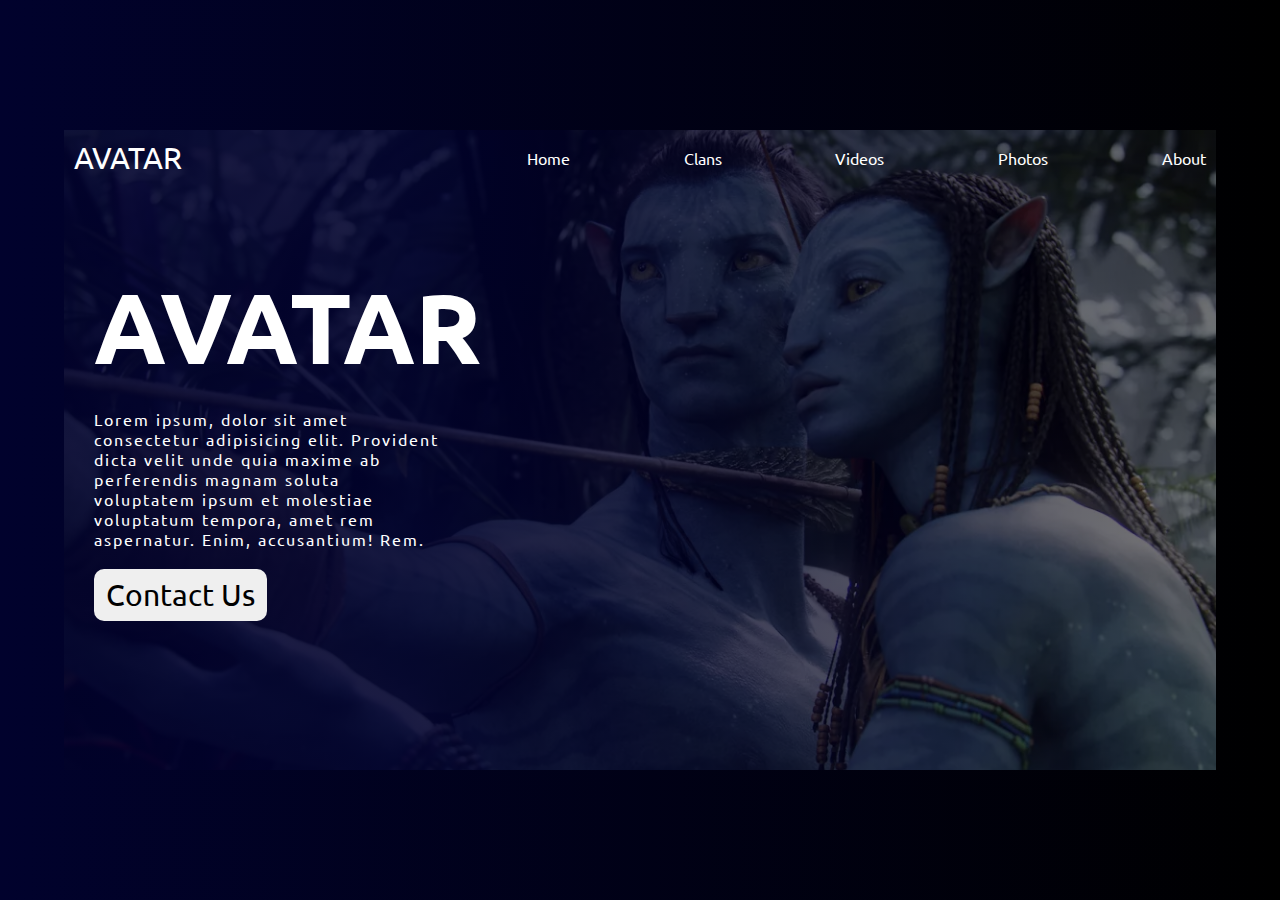
<file: avatar-website/index.html>
<!DOCTYPE html>
<html lang="en">
  <head>
    <meta charset="UTF-8" />
    <link rel="stylesheet" href="style.css" />
    <title>AVATAR</title>
  </head>
  <body>
    <div class="container">
      <header>
        <a href="#" class="logo">avatar</a>
        <ul>
          <li><a href="#">Home</a></li>
          <li><a href="#">Clans</a></li>
          <li><a href="#">Videos</a></li>
          <li><a href="#">Photos</a></li>
          <li><a href="#">About</a></li>
        </ul>
      </header>
      <div class="content">
        <h2>avatar</h2>
        <p>
          Lorem ipsum, dolor sit amet consectetur adipisicing elit. Provident
          dicta velit unde quia maxime ab perferendis magnam soluta voluptatem
          ipsum et molestiae voluptatum tempora, amet rem aspernatur. Enim,
          accusantium! Rem.
        </p>
        <button>Contact Us</button>
      </div>
    </div>
  </body>
</html>
</file>
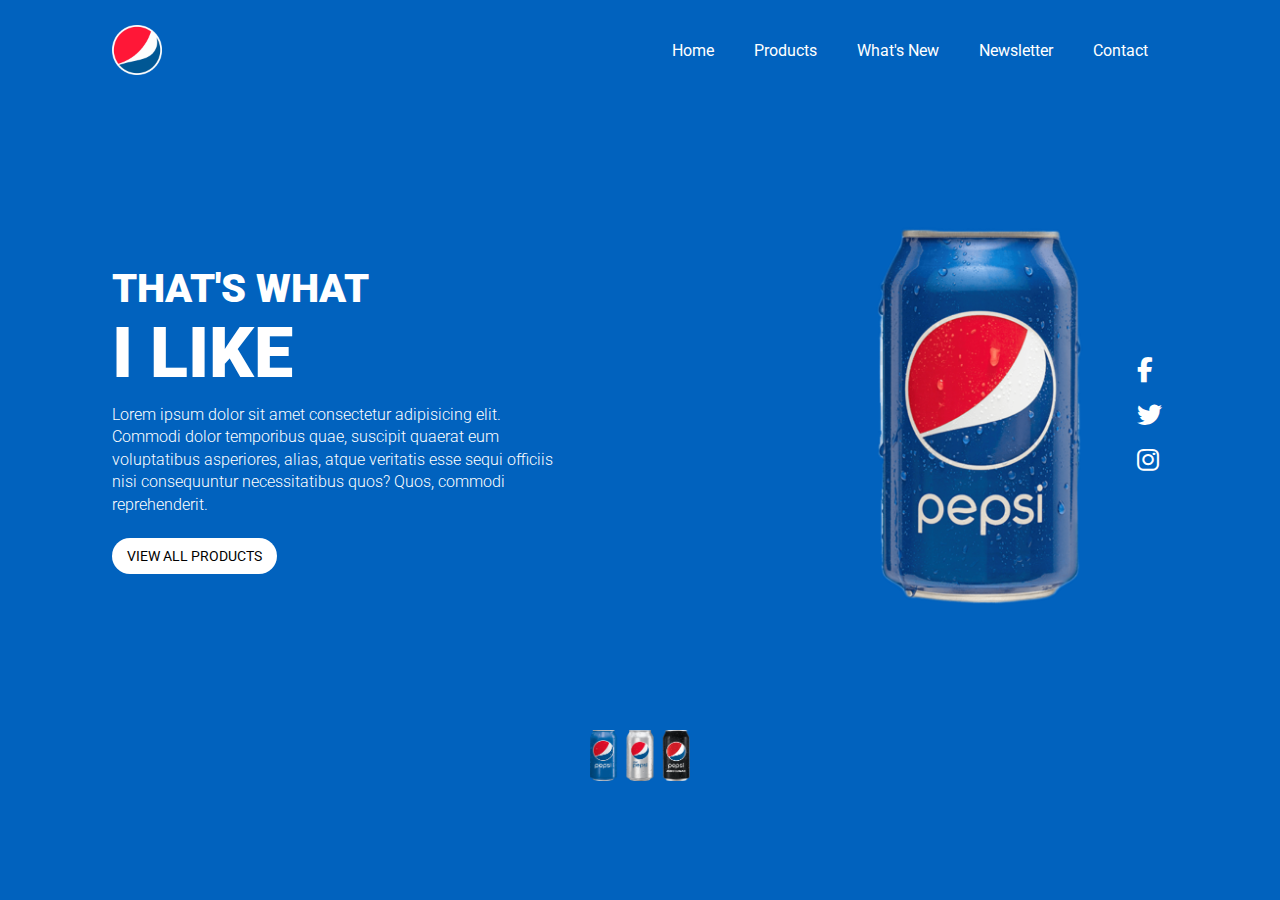
<file: pepsi-landing-page/index.html>
<!DOCTYPE html>
<html lang="en">
  <head>
    <meta charset="UTF-8" />
    <meta name="viewport" content="width=device-width, initial-scale=1.0" />
    <link rel="stylesheet" href="style.css" />
    <link
      rel="stylesheet"
      href="https://cdnjs.cloudflare.com/ajax/libs/font-awesome/6.7.2/css/all.min.css"
      integrity="sha512-Evv84Mr4kqVGRNSgIGL/F/aIDqQb7xQ2vcrdIwxfjThSH8CSR7PBEakCr51Ck+w+/U6swU2Im1vVX0SVk9ABhg=="
      crossorigin="anonymous"
      referrerpolicy="no-referrer"
    />
    <title>PEPSI Landing Page</title>
  </head>
  <body>
    <div id="home">
      <div class="container">
        <nav>
          <img src="./img/pepsi_logo.png" class="logo" alt="Logo" />
          <ul>
            <li><a href="#">Home</a></li>
            <li><a href="#">Products</a></li>
            <li><a href="#">What's New</a></li>
            <li><a href="#">Newsletter</a></li>
            <li><a href="#">Contact</a></li>
          </ul>
        </nav>
        <div class="content">
          <div class="content-text">
            <h1>
              THAT'S WHAT <br />
              <span>I LIKE</span>
            </h1>
            <p>
              Lorem ipsum dolor sit amet consectetur adipisicing elit. Commodi
              dolor temporibus quae, suscipit quaerat eum voluptatibus
              asperiores, alias, atque veritatis esse sequi officiis nisi
              consequuntur necessitatibus quos? Quos, commodi reprehenderit.
            </p>
            <a href="#" class="btn">VIEW ALL PRODUCTS</a>
          </div>
          <img src="./img/pepsi_can.png" alt="PEPSI" />
          <div class="social">
            <a href="#"><i class="fa-brands fa-facebook-f"></i></a>
            <a href="#"><i class="fa-brands fa-twitter"></i></a>
            <a href="#"><i class="fa-brands fa-instagram"></i></a>
          </div>
        </div>
        <img src="./img/three_pepsi.png" class="pepsi-types" alt="PEPSI Types">
      </div>
    </div>
  </body>
</html>
</file>
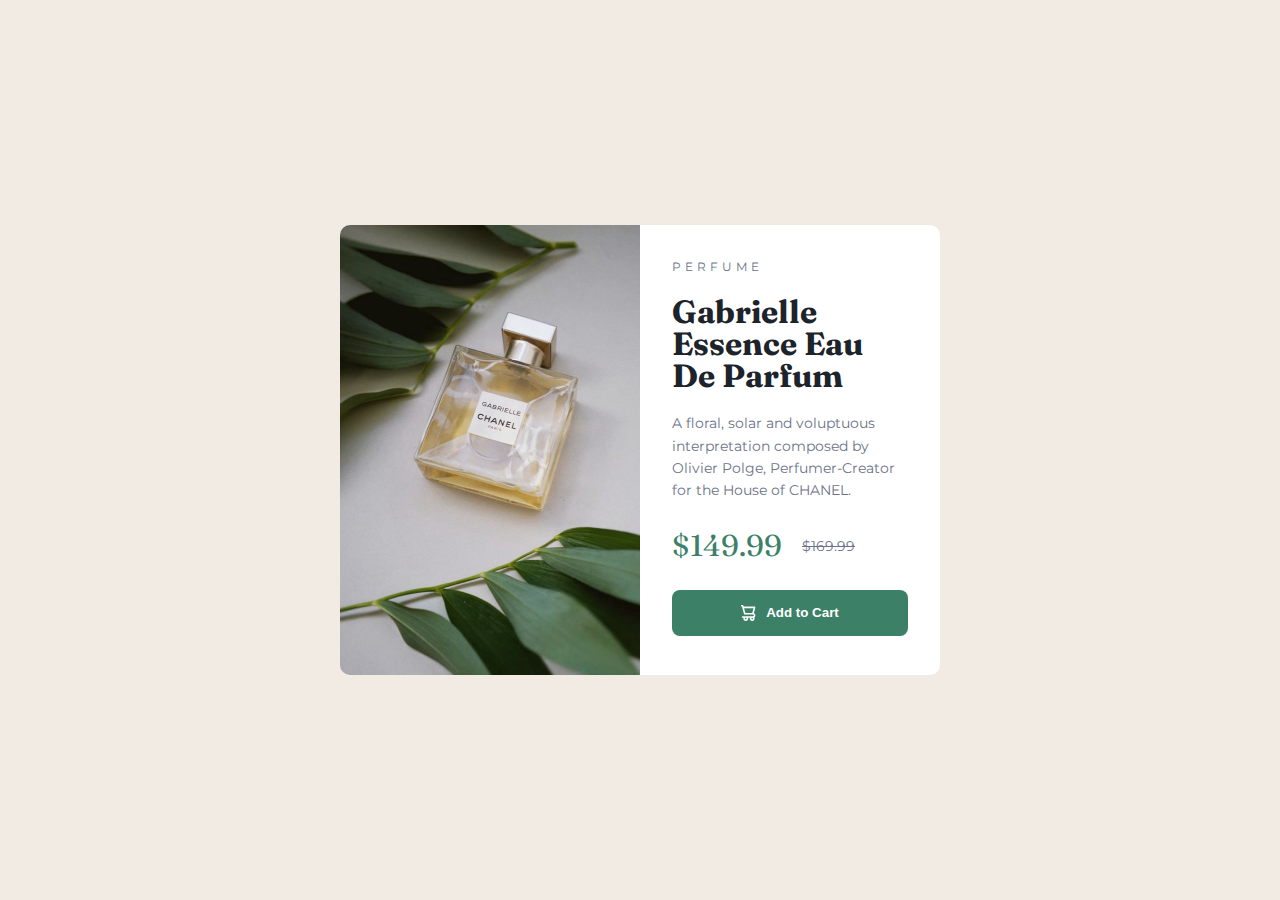
<file: product-review-card/index.html>
<!DOCTYPE html>
<html lang="en">
  <head>
    <meta charset="UTF-8" />
    <meta name="viewport" content="width=device-width, initial-scale=1.0" />
    <link
      rel="icon"
      type="image/png"
      sizes="32x32"
      href="./images/favicon-32x32.png"
    />
    <link rel="stylesheet" href="style.css">
    <title>Frontend Mentor | Product preview card component</title>
  </head>
  <body>
    <main id="product">
      <picture>
        <source
          srcset="./images/image-product-desktop.jpg"
          media="(min-width: 700px)"
        />
        <img
          src="./images/image-product-mobile.jpg"
          alt="Gabrielle Essence Eau De Parfum"
        />
      </picture>
      <div class="product-content">
        <p class="category">PERFUME</p>
        <h1>Gabrielle Essence Eau De Parfum</h1>
        <p>
          A floral, solar and voluptuous interpretation composed by Olivier
          Polge, Perfumer-Creator for the House of CHANEL.
        </p>
        <div class="price">
          <p class="discount-price">$149.99</p>
          <p class="original-price"><del>$169.99</del></p>
        </div>
        <button class="cart">Add to Cart</button>
      </div>
    </main>
  </body>
</html>
</file>
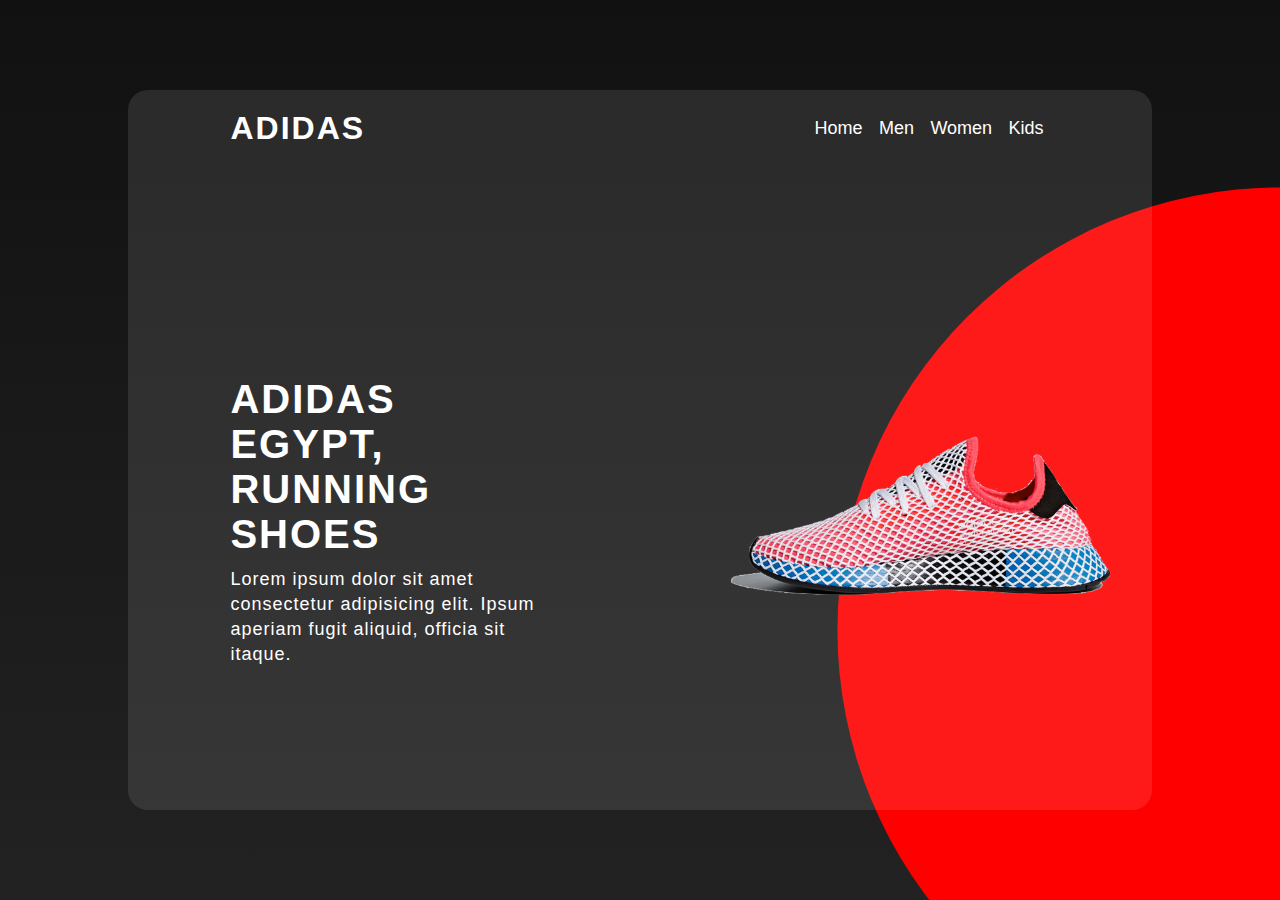
<file: responsive-adidas-website/index.html>
<!DOCTYPE html>
<html lang="en">
  <head>
    <meta charset="UTF-8" />
    <link rel="stylesheet" href="style.css" />
    <title>Adidas</title>
  </head>
  <body>
    <div class="container">
      <nav>
        <a href="#" class="logo">Adidas</a>
        <ul>
          <li><a href="#">Home</a></li>
          <li><a href="#">Men</a></li>
          <li><a href="#">Women</a></li>
          <li><a href="#">Kids</a></li>
        </ul>
      </nav>
      <div class="content">
        <div class="text">
          <h2>Adidas Egypt, <br />Running Shoes</h2>
          <p>
            Lorem ipsum dolor sit amet consectetur adipisicing elit. Ipsum
            aperiam fugit aliquid, officia sit itaque.
          </p>
        </div>
        <div class="image">
          <img src="shoes.png" />
        </div>
      </div>
    </div>
  </body>
</html>
</file>
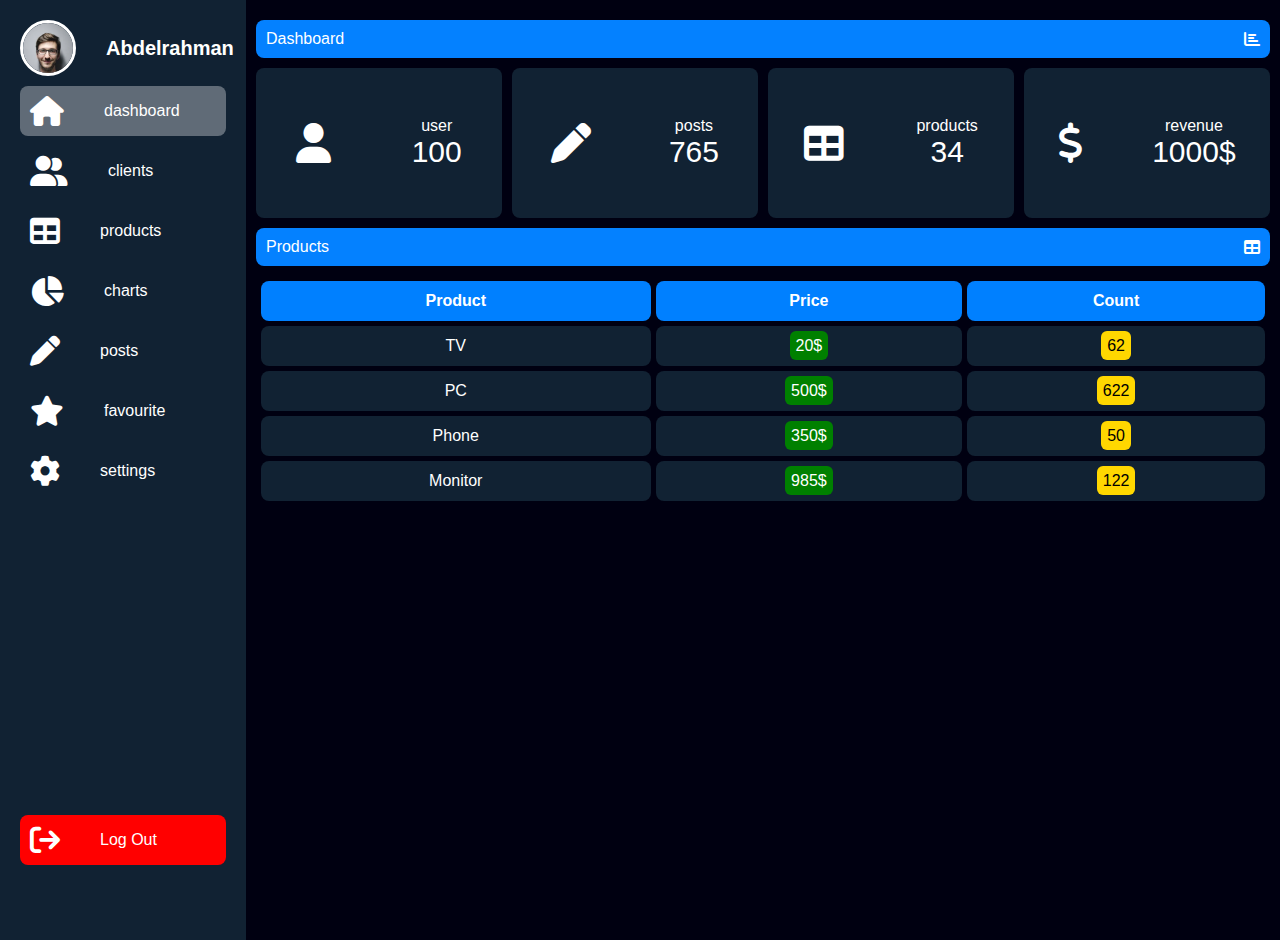
<file: responsive-dashboard/index.html>
<!DOCTYPE html>
<html lang="en">
  <head>
    <meta charset="UTF-8" />
    <link
      rel="stylesheet"
      href="https://cdnjs.cloudflare.com/ajax/libs/font-awesome/6.4.0/css/all.min.css"
    />
    <link rel="stylesheet" href="style.css" />
    <title>Dashboard</title>
  </head>
  <body>
    <div class="menu">
      <ul>
        <li class="profile">
          <div class="img-box">
            <img src="profile-photo.webp" />
          </div>
          <h2>abdelrahman</h2>
        </li>
        <li>
          <a class="active" href="#">
            <i class="fas fa-home"></i>
            <p>dashboard</p>
          </a>
        </li>
        <li>
          <a href="#">
            <i class="fas fa-user-group"></i>
            <p>clients</p>
          </a>
        </li>
        <li>
          <a href="#">
            <i class="fas fa-table"></i>
            <p>products</p>
          </a>
        </li>
        <li>
          <a href="#">
            <i class="fas fa-chart-pie"></i>
            <p>charts</p>
          </a>
        </li>
        <li>
          <a href="#">
            <i class="fas fa-pen"></i>
            <p>posts</p>
          </a>
        </li>
        <li>
          <a href="#">
            <i class="fas fa-star"></i>
            <p>favourite</p>
          </a>
        </li>
        <li>
          <a href="#">
            <i class="fas fa-cog"></i>
            <p>settings</p>
          </a>
        </li>
        <li class="logout">
          <a href="#">
            <i class="fas fa-sign-out"></i>
            <p>Log Out</p>
          </a>
        </li>
      </ul>
    </div>
    <div class="content">
      <div class="title-info">
        <p>Dashboard</p>
        <i class="fas fa-chart-bar"></i>
      </div>
      <div class="data-info">
        <div class="box">
          <i class="fas fa-user"></i>
          <div class="data">
            <p>user</p>
            <span>100</span>
          </div>
        </div>
        <div class="box">
          <i class="fas fa-pen"></i>
          <div class="data">
            <p>posts</p>
            <span>765</span>
          </div>
        </div>
        <div class="box">
          <i class="fas fa-table"></i>
          <div class="data">
            <p>products</p>
            <span>34</span>
          </div>
        </div>
        <div class="box">
          <i class="fas fa-dollar"></i>
          <div class="data">
            <p>revenue</p>
            <span>1000$</span>
          </div>
        </div>
      </div>
      <div class="title-info">
        <p>Products</p>
        <i class="fas fa-table"></i>
      </div>

      <table>
        <thead>
          <tr>
            <th>Product</th>
            <th>Price</th>
            <th>Count</th>
          </tr>
        </thead>
        <tbody>
          <tr>
            <td>TV</td>
            <td><span class="price">20$</span></td>
            <td><span class="count">62</span></td>
          </tr>
          <tr>
            <td>PC</td>
            <td><span class="price">500$</span></td>
            <td><span class="count">622</span></td>
          </tr>
          <tr>
            <td>Phone</td>
            <td><span class="price">350$</span></td>
            <td><span class="count">50</span></td>
          </tr>
          <tr>
            <td>Monitor</td>
            <td><span class="price">985$</span></td>
            <td><span class="count">122</span></td>
          </tr>

        </tbody>
      </table>
    </div>
  </body>
</html>
</file>
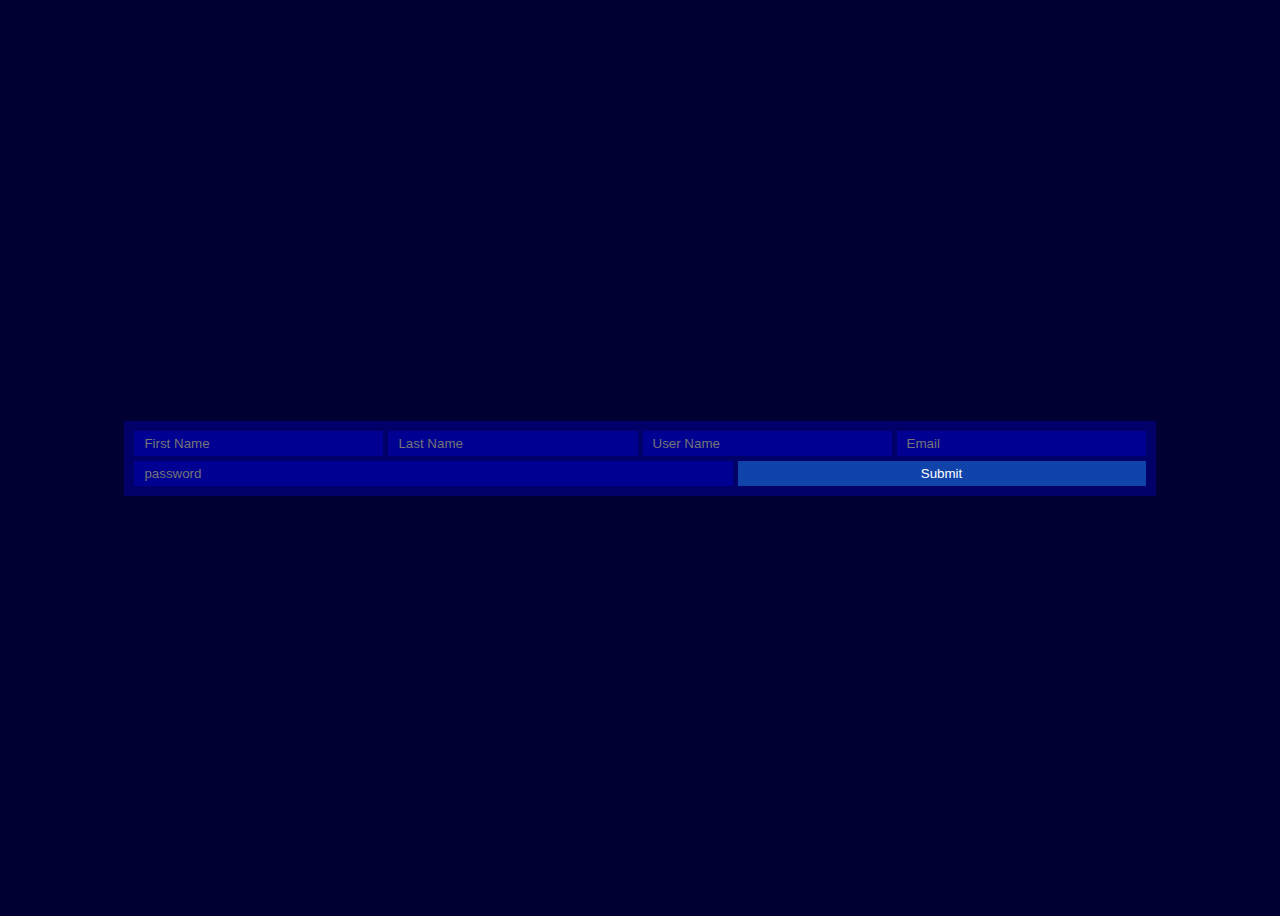
<file: responsive-form/index.html>
<!DOCTYPE html>
<html lang="en">
  <head>
    <meta charset="UTF-8" />
    <link rel="stylesheet" href="style.css" />
    <title>Responsive Form</title>
  </head>
  <body>
    <form action="">
      <input type="text" placeholder="First Name" />
      <input type="text" placeholder="Last Name" />
      <input type="text" placeholder="User Name" />
      <input type="email" placeholder="Email" />
      <input type="password" placeholder="password" />
      <button>Submit</button>
    </form>
  </body>
</html>
</file>
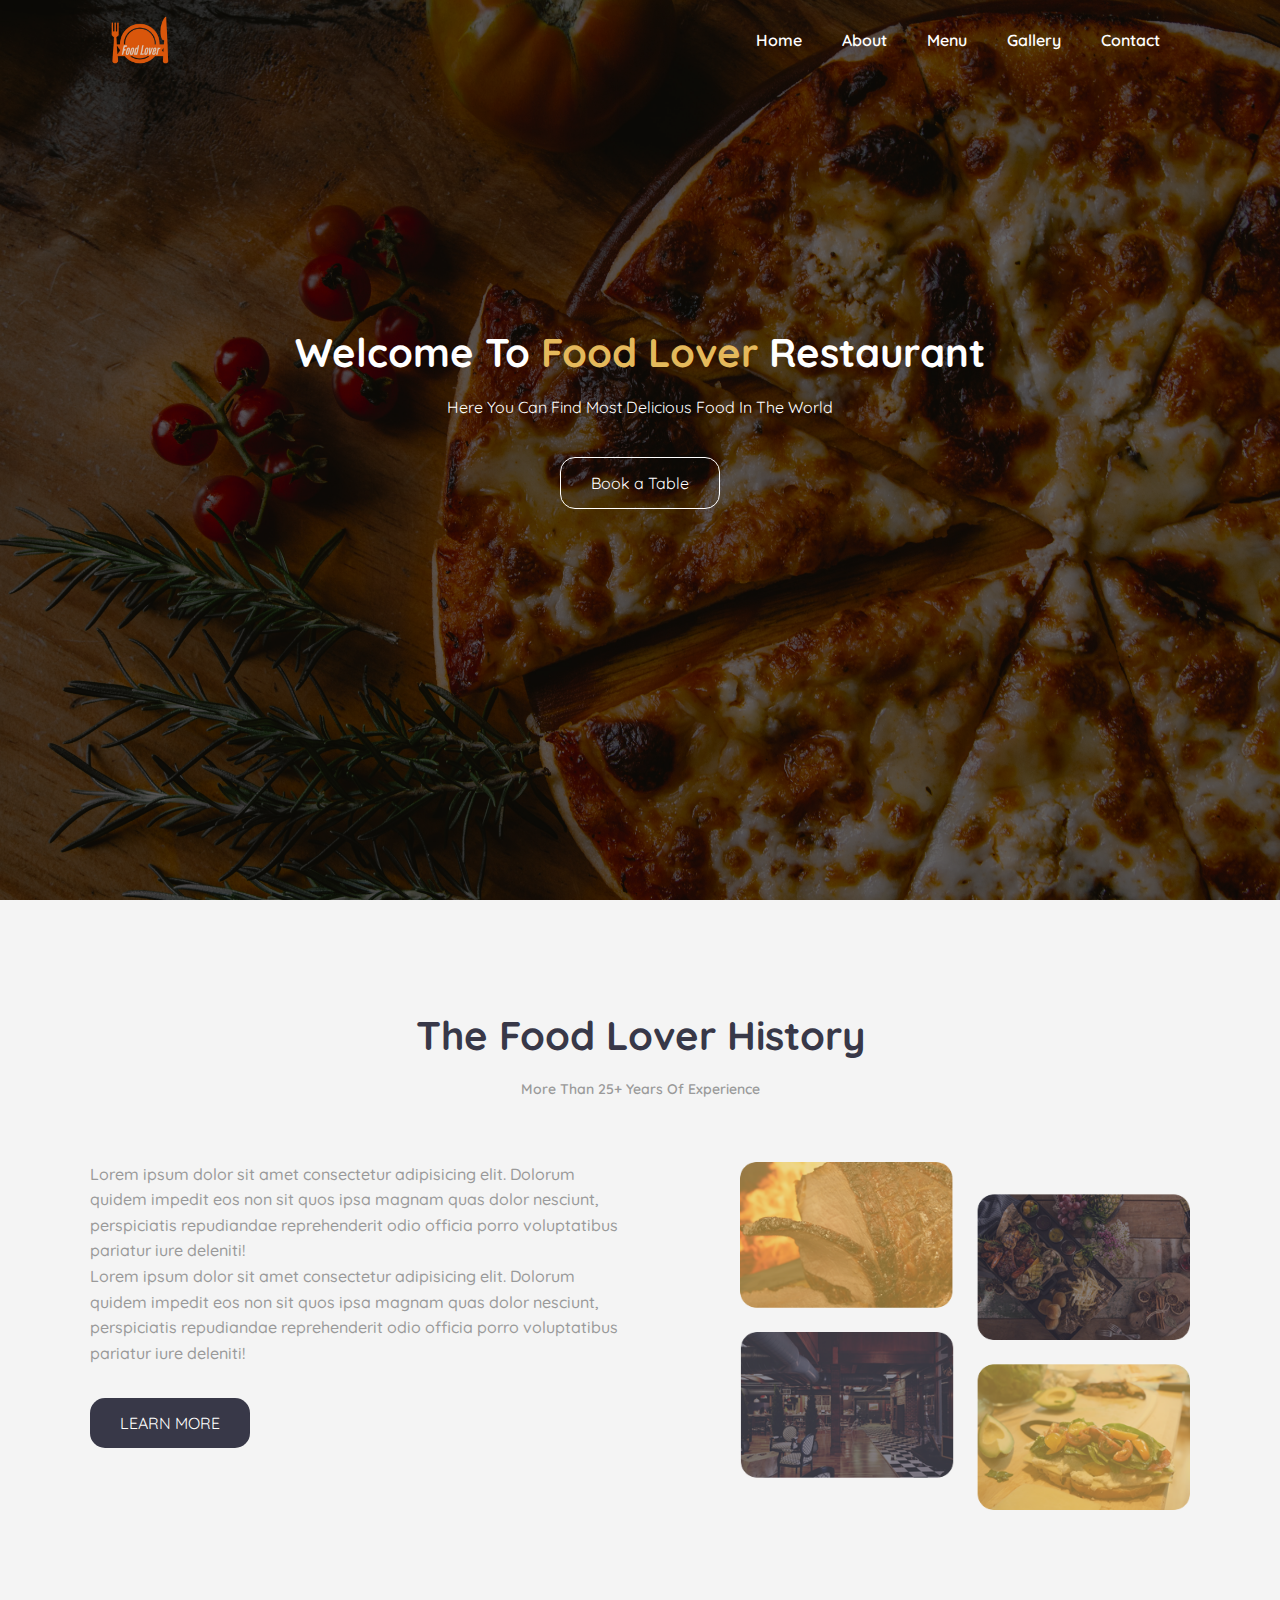
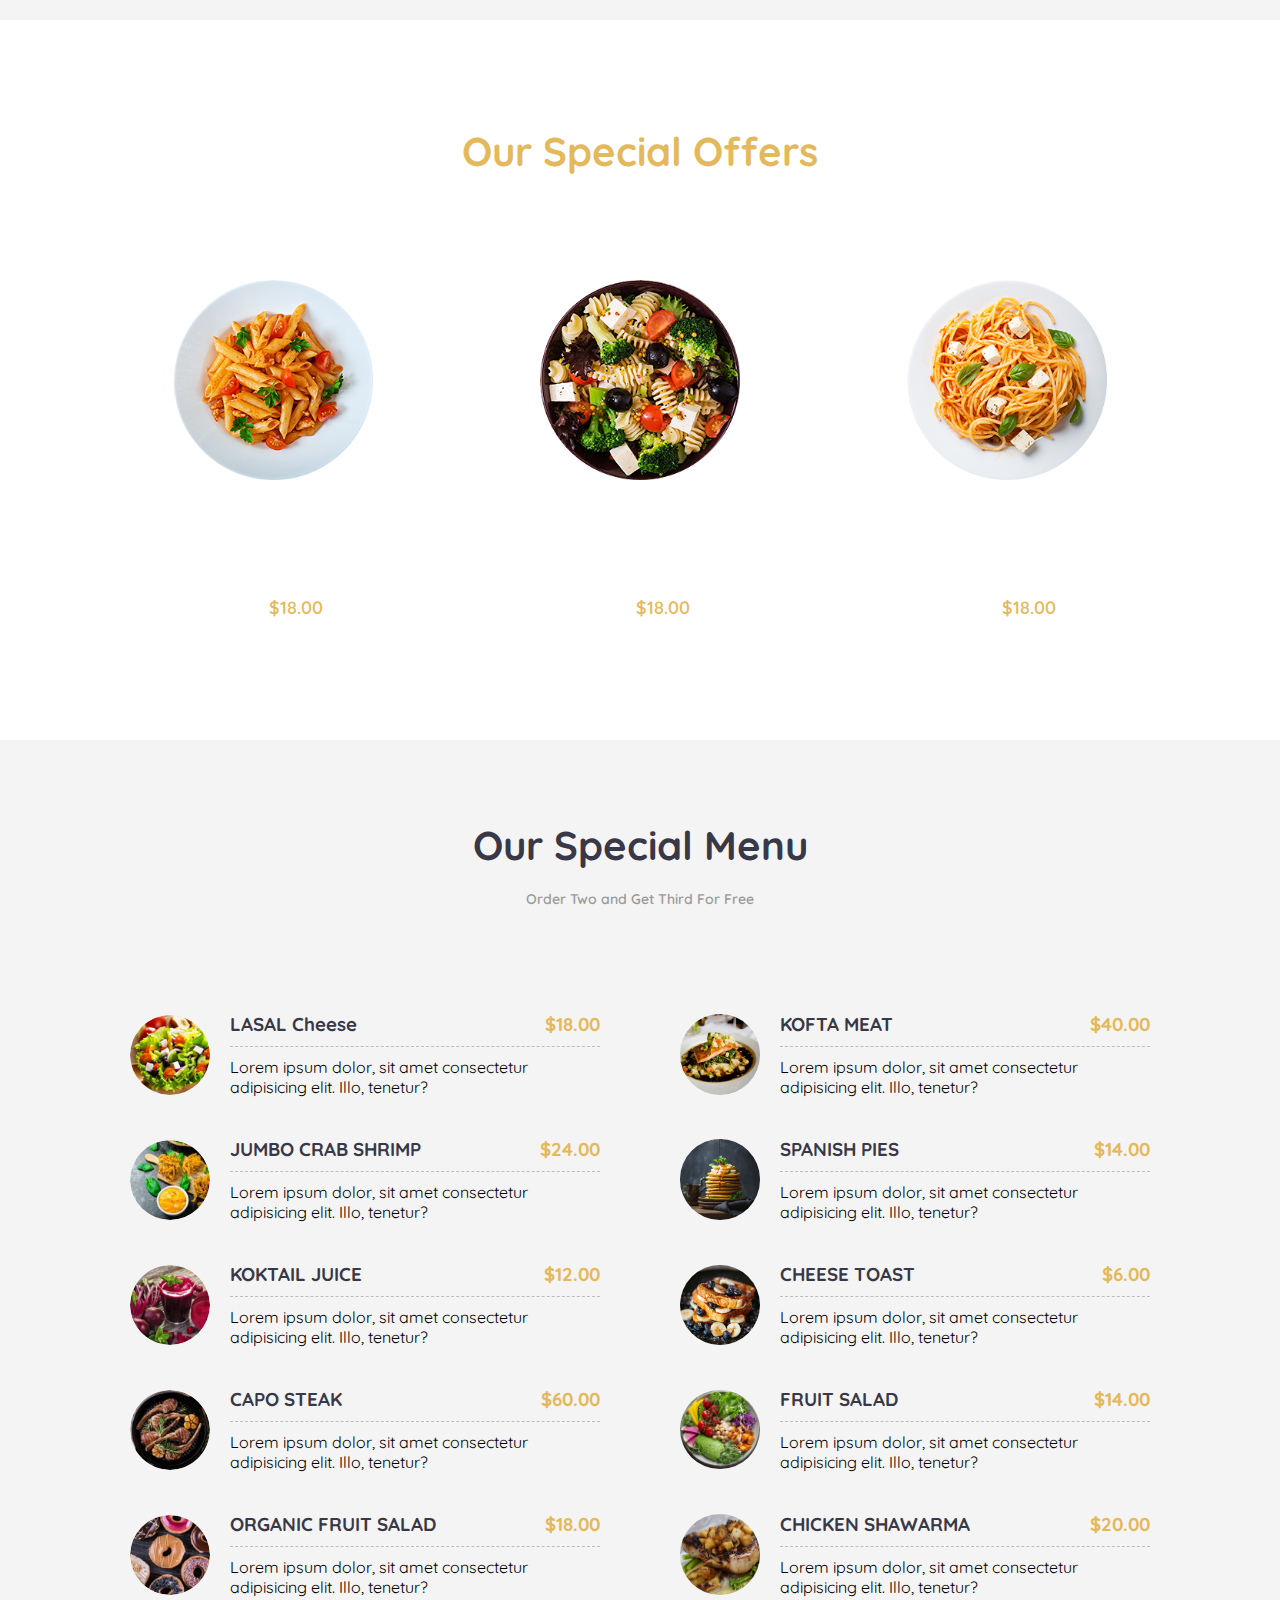
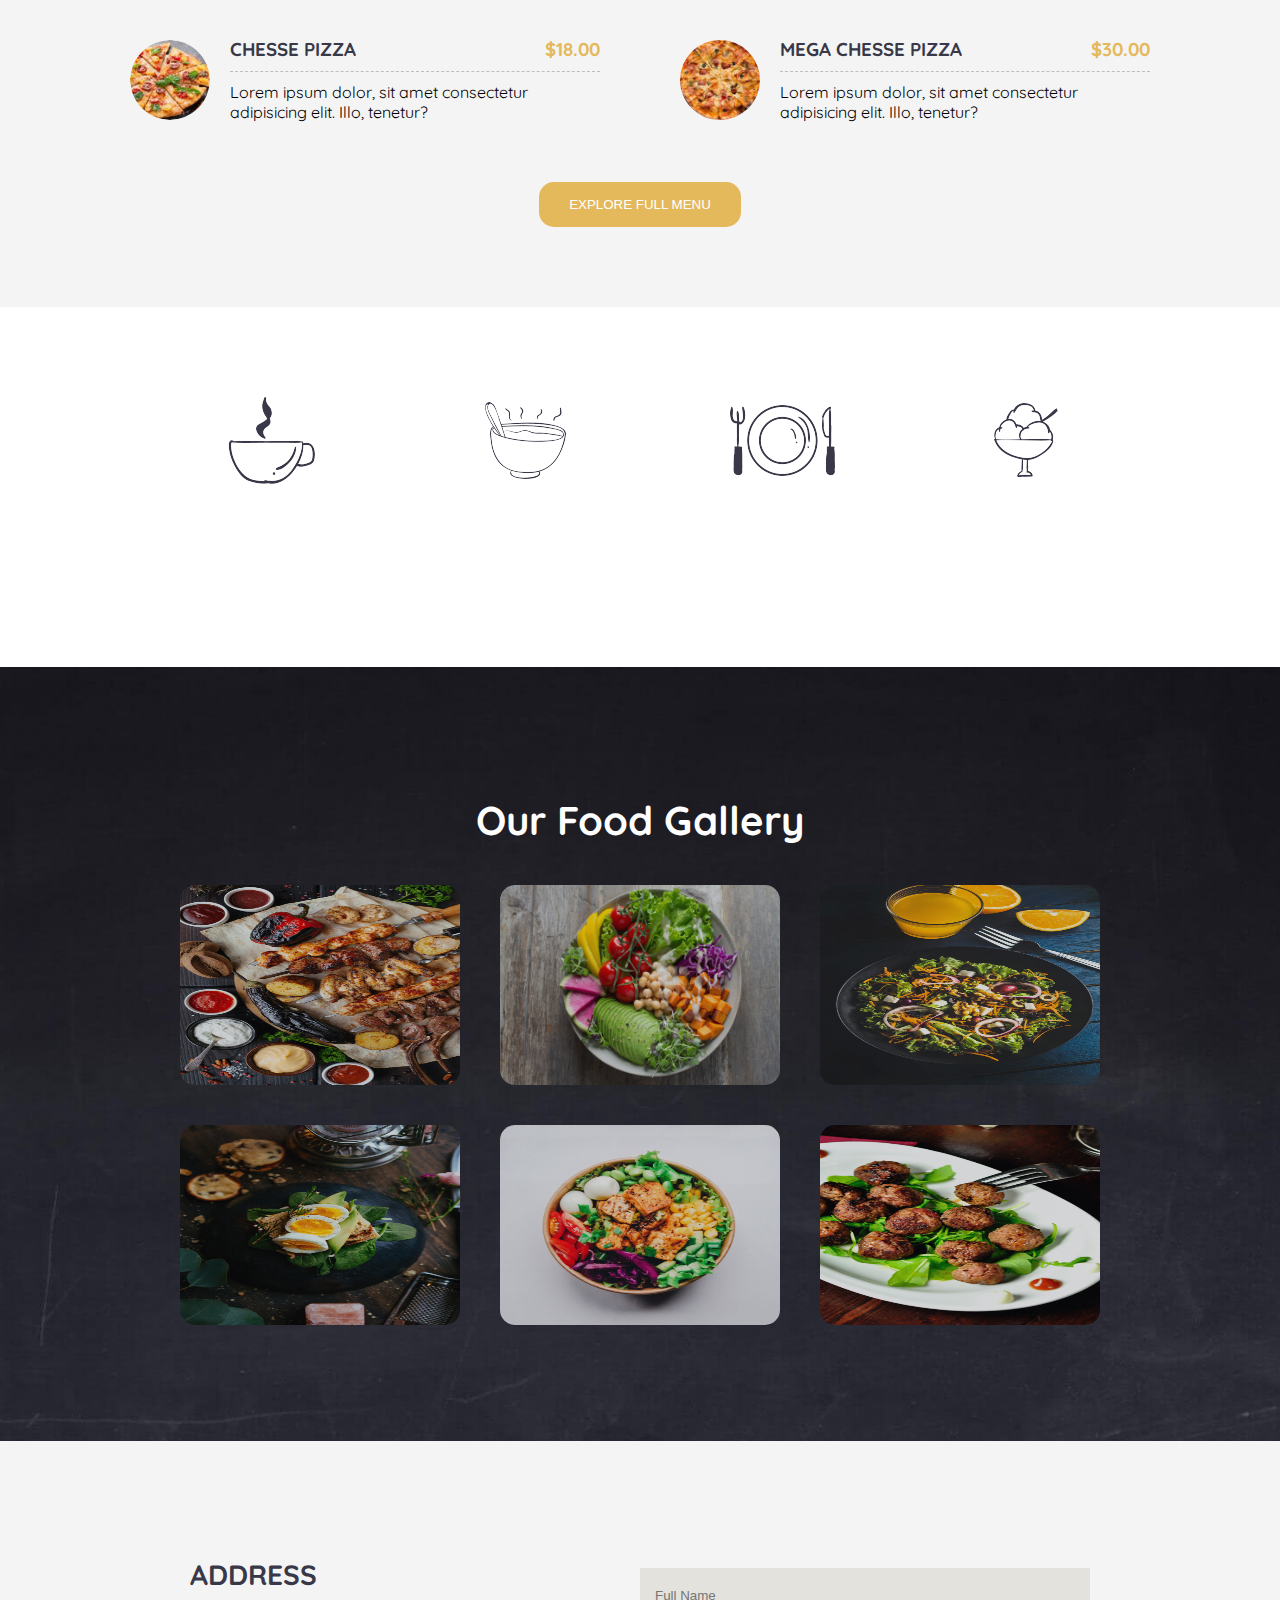
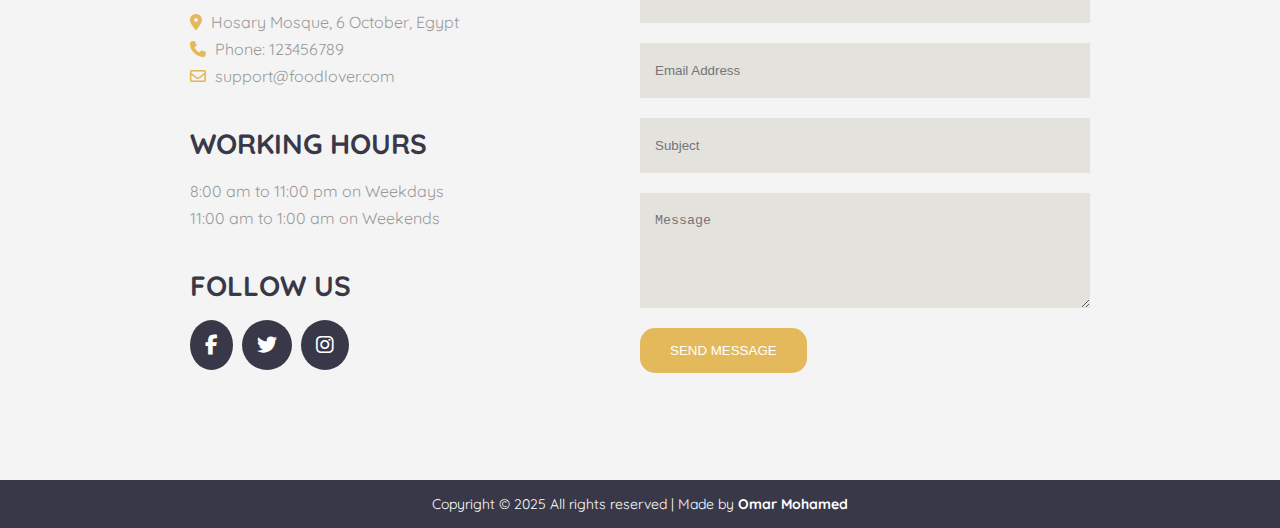
<file: restaurant-website/index.html>
<!DOCTYPE html>
<html lang="en">
  <head>
    <meta charset="UTF-8" />
    <meta name="viewport" content="width=device-width, initial-scale=1.0" />
    <link
      rel="stylesheet"
      href="https://cdnjs.cloudflare.com/ajax/libs/font-awesome/6.7.2/css/all.min.css"
      integrity="sha512-Evv84Mr4kqVGRNSgIGL/F/aIDqQb7xQ2vcrdIwxfjThSH8CSR7PBEakCr51Ck+w+/U6swU2Im1vVX0SVk9ABhg=="
      crossorigin="anonymous"
      referrerpolicy="no-referrer"
    />
    <link rel="stylesheet" href="style.css" />
    <title>Food Lover</title>
  </head>
  <body>
    <header>
      <div id="navbar">
        <img src="./img/logo.png" alt="Food Lover Logo" />
        <nav>
          <ul>
            <li><a href="#home"> Home </a></li>
            <li><a href="#about"> About </a></li>
            <li><a href="#menu"> Menu </a></li>
            <li><a href="#gallery"> Gallery </a></li>
            <li><a href="#contact"> Contact </a></li>
          </ul>
        </nav>
      </div>
      <div class="content">
        <h1>
          Welcome To <span class="primary-text">Food Lover</span> Restaurant
        </h1>
        <p>Here You Can Find Most Delicious Food In The World</p>
        <a href="#" class="btn btn-primary">Book a Table</a>
      </div>
    </header>
    <main>
      <section id="about">
        <div class="container">
          <div class="title">
            <h2>The Food Lover History</h2>
            <p>More Than 25+ Years Of Experience</p>
          </div>
          <div class="about-content">
            <div>
              <p>
                Lorem ipsum dolor sit amet consectetur adipisicing elit. Dolorum
                quidem impedit eos non sit quos ipsa magnam quas dolor nesciunt,
                perspiciatis repudiandae reprehenderit odio officia porro
                voluptatibus pariatur iure deleniti!
              </p>
              <p>
                Lorem ipsum dolor sit amet consectetur adipisicing elit. Dolorum
                quidem impedit eos non sit quos ipsa magnam quas dolor nesciunt,
                perspiciatis repudiandae reprehenderit odio officia porro
                voluptatibus pariatur iure deleniti!
              </p>
              <a href="#" class="btn btn-secondary">LEARN MORE</a>
            </div>
            <img src="./img/about_img.png" alt="Pizza" />
          </div>
        </div>
      </section>
      <section id="offers">
        <div class="container">
          <div class="title">
            <h2>Our Special Offers</h2>
            <p>More Than 25+ Years Of Experience</p>
          </div>
          <div class="offers-items">
            <div>
              <img src="./img/offer1.png" alt="Quattro Pasta" />
              <div>
                <h3>Quattro Pasta</h3>
                <p>
                  Lorem ipsum dolor sit amet consectetur, adipisicing elit.
                  Sequi, dolore!
                </p>
                <p><del>$55.00</del><span class="primary-text">$18.00</span></p>
              </div>
            </div>
            <div>
              <img src="./img/offer2.png" alt="Vegetarian Pasta" />
              <div>
                <h3>Vegetarian Pasta</h3>
                <p>
                  Lorem ipsum dolor sit amet consectetur, adipisicing elit.
                  Sequi, dolore!
                </p>
                <p><del>$55.00</del><span class="primary-text">$18.00</span></p>
              </div>
            </div>
            <div>
              <img src="./img/offer3.png" alt="Gluten-Free Pasta" />
              <div>
                <h3>Gluten-Free Pasta</h3>
                <p>
                  Lorem ipsum dolor sit amet consectetur, adipisicing elit.
                  Sequi, dolore!
                </p>
                <p><del>$55.00</del><span class="primary-text">$18.00</span></p>
              </div>
            </div>
          </div>
        </div>
      </section>
      <section id="menu">
        <div class="container">
          <div class="title">
            <h2>Our Special Menu</h2>
            <p>Order Two and Get Third For Free</p>
          </div>
          <div class="menu-items">
            <div class="menu-items-left">
              <div class="menu-item">
                <img src="./img/food1.png" alt="LASAL Cheese" />
                <div>
                  <h3>LASAL Cheese <span class="primary-text">$18.00</span></h3>
                  <p>
                    Lorem ipsum dolor, sit amet consectetur adipisicing elit.
                    Illo, tenetur?
                  </p>
                </div>
              </div>
              <div class="menu-item">
                <img src="./img/food2.png" alt="JUMBO CRAB SHRIMP" />
                <div>
                  <h3>
                    JUMBO CRAB SHRIMP <span class="primary-text">$24.00</span>
                  </h3>
                  <p>
                    Lorem ipsum dolor, sit amet consectetur adipisicing elit.
                    Illo, tenetur?
                  </p>
                </div>
              </div>
              <div class="menu-item">
                <img src="./img/food3.png" alt="KOKTAIL JUICE" />
                <div>
                  <h3>
                    KOKTAIL JUICE <span class="primary-text">$12.00</span>
                  </h3>
                  <p>
                    Lorem ipsum dolor, sit amet consectetur adipisicing elit.
                    Illo, tenetur?
                  </p>
                </div>
              </div>
              <div class="menu-item">
                <img src="./img/food4.png" alt="CAPO STEAK" />
                <div>
                  <h3>CAPO STEAK <span class="primary-text">$60.00</span></h3>
                  <p>
                    Lorem ipsum dolor, sit amet consectetur adipisicing elit.
                    Illo, tenetur?
                  </p>
                </div>
              </div>
              <div class="menu-item">
                <img src="./img/food5.png" alt="ORGANIC FRUIT SALAD" />
                <div>
                  <h3>
                    ORGANIC FRUIT SALAD <span class="primary-text">$18.00</span>
                  </h3>
                  <p>
                    Lorem ipsum dolor, sit amet consectetur adipisicing elit.
                    Illo, tenetur?
                  </p>
                </div>
              </div>
              <div class="menu-item">
                <img src="./img/food6.png" alt="CHESSE PIZZA" />
                <div>
                  <h3>CHESSE PIZZA <span class="primary-text">$18.00</span></h3>
                  <p>
                    Lorem ipsum dolor, sit amet consectetur adipisicing elit.
                    Illo, tenetur?
                  </p>
                </div>
              </div>
            </div>
            <div class="menu-items-right">
              <div class="menu-item">
                <img src="./img/food7.jpeg" alt="KOFTA MEAT" />
                <div>
                  <h3>KOFTA MEAT <span class="primary-text">$40.00</span></h3>
                  <p>
                    Lorem ipsum dolor, sit amet consectetur adipisicing elit.
                    Illo, tenetur?
                  </p>
                </div>
              </div>
              <div class="menu-item">
                <img src="./img/food8.jpeg" alt="SPANISH PIES" />
                <div>
                  <h3>SPANISH PIES<span class="primary-text">$14.00</span></h3>
                  <p>
                    Lorem ipsum dolor, sit amet consectetur adipisicing elit.
                    Illo, tenetur?
                  </p>
                </div>
              </div>
              <div class="menu-item">
                <img src="./img/food9.jpeg" alt="CHEESE TOAST" />
                <div>
                  <h3>CHEESE TOAST <span class="primary-text">$6.00</span></h3>
                  <p>
                    Lorem ipsum dolor, sit amet consectetur adipisicing elit.
                    Illo, tenetur?
                  </p>
                </div>
              </div>
              <div class="menu-item">
                <img src="./img/food10.jpeg" alt="FRUIT SALAD" />
                <div>
                  <h3>FRUIT SALAD<span class="primary-text">$14.00</span></h3>
                  <p>
                    Lorem ipsum dolor, sit amet consectetur adipisicing elit.
                    Illo, tenetur?
                  </p>
                </div>
              </div>
              <div class="menu-item">
                <img src="./img/food11.jpeg" alt="CHICKEN SHAWARMA" />
                <div>
                  <h3>
                    CHICKEN SHAWARMA <span class="primary-text">$20.00</span>
                  </h3>
                  <p>
                    Lorem ipsum dolor, sit amet consectetur adipisicing elit.
                    Illo, tenetur?
                  </p>
                </div>
              </div>
              <div class="menu-item">
                <img src="./img/food12.jpeg" alt="MEGA CHESSE PIZZA" />
                <div>
                  <h3>
                    MEGA CHESSE PIZZA<span class="primary-text">$30.00</span>
                  </h3>
                  <p>
                    Lorem ipsum dolor, sit amet consectetur adipisicing elit.
                    Illo, tenetur?
                  </p>
                </div>
              </div>
            </div>
          </div>
          <button class="btn">EXPLORE FULL MENU</button>
        </div>
      </section>
      <section id="daytime">
        <div class="container">
          <div class="daytime-items">
            <div class="daytime-item">
              <img src="./img/breckfastIcon.png" alt="Breakfast" />
              <h3>Breakfast</h3>
              <p>8:00 Am to 10:00 Am</p>
            </div>
            <div class="daytime-item">
              <img src="./img/lunchIcon.png" alt="Lunch" />
              <h3>Lunch</h3>
              <p>4:00 Pm to 7:00 Pm</p>
            </div>
            <div class="daytime-item">
              <img src="./img/dinnerIcon.png" alt="Dinner" />
              <h3>Dinner</h3>
              <p>9:00 Pmm to 1:00 Am</p>
            </div>
            <div class="daytime-item">
              <img src="./img/dessertIcon.png" alt="Dessert" />
              <h3>Dessert</h3>
              <p>All Day</p>
            </div>
          </div>
        </div>
      </section>
      <section id="gallery">
        <div class="container">
          <h2>Our Food Gallery</h2>
          <div class="img-gallery">
            <img src="./img/gallery1.jpeg" alt="Gallery 1" />
            <img src="./img/gallery2.jpeg" alt="Gallery 2" />
            <img src="./img/gallery3.jpeg" alt="Gallery 3" />
            <img src="./img/gallery4.jpeg" alt="Gallery 4" />
            <img src="./img/gallery5.jpeg" alt="Gallery 5" />
            <img src="./img/gallery6.jpeg" alt="Gallery 6" />
          </div>
        </div>
      </section>
      <section id="contact">
        <div class="container">
          <div class="contact-content">
            <div class="contact-info">
              <div>
                <h3>ADDRESS</h3>
                <p>
                  <i class="fa-solid fa-location-dot"></i> Hosary Mosque, 6
                  October, Egypt
                </p>
                <p><i class="fa-solid fa-phone"></i> Phone: 123456789</p>
                <p>
                  <i class="fa-regular fa-envelope"></i> support@foodlover.com
                </p>
              </div>
              <div>
                <h3>WORKING HOURS</h3>
                <p>8:00 am to 11:00 pm on Weekdays</p>
                <p>11:00 am to 1:00 am on Weekends</p>
              </div>
              <div>
                <h3>FOLLOW US</h3>
                <a href="#"><i class="fa-brands fa-facebook-f"></i></a>
                <a href="#"><i class="fa-brands fa-twitter"></i></a>
                <a href="#"><i class="fa-brands fa-instagram"></i></a>
              </div>
            </div>
            <form>
              <input
                type="text"
                name="Name"
                id="Name"
                placeholder="Full Name"
                required
              />
              <input
                type="email"
                name="Email"
                id="Email"
                placeholder="Email Address"
                required
              />
              <input
                type="text"
                name="Subject"
                id="Subject"
                placeholder="Subject"
                required
              />
              <textarea
                name="Message"
                id="Message"
                cols="30"
                rows="5"
                placeholder="Message"
              ></textarea>
              <button type="submit" class="btn">SEND MESSAGE</button>
            </form>
          </div>
        </div>
      </section>
    </main>
    <footer id="footer">
      <p>
        Copyright &copy; 2025 All rights reserved | Made by
        <b><a href="#">Omar Mohamed</a></b>
      </p>
    </footer>
  </body>
</html>
</file>
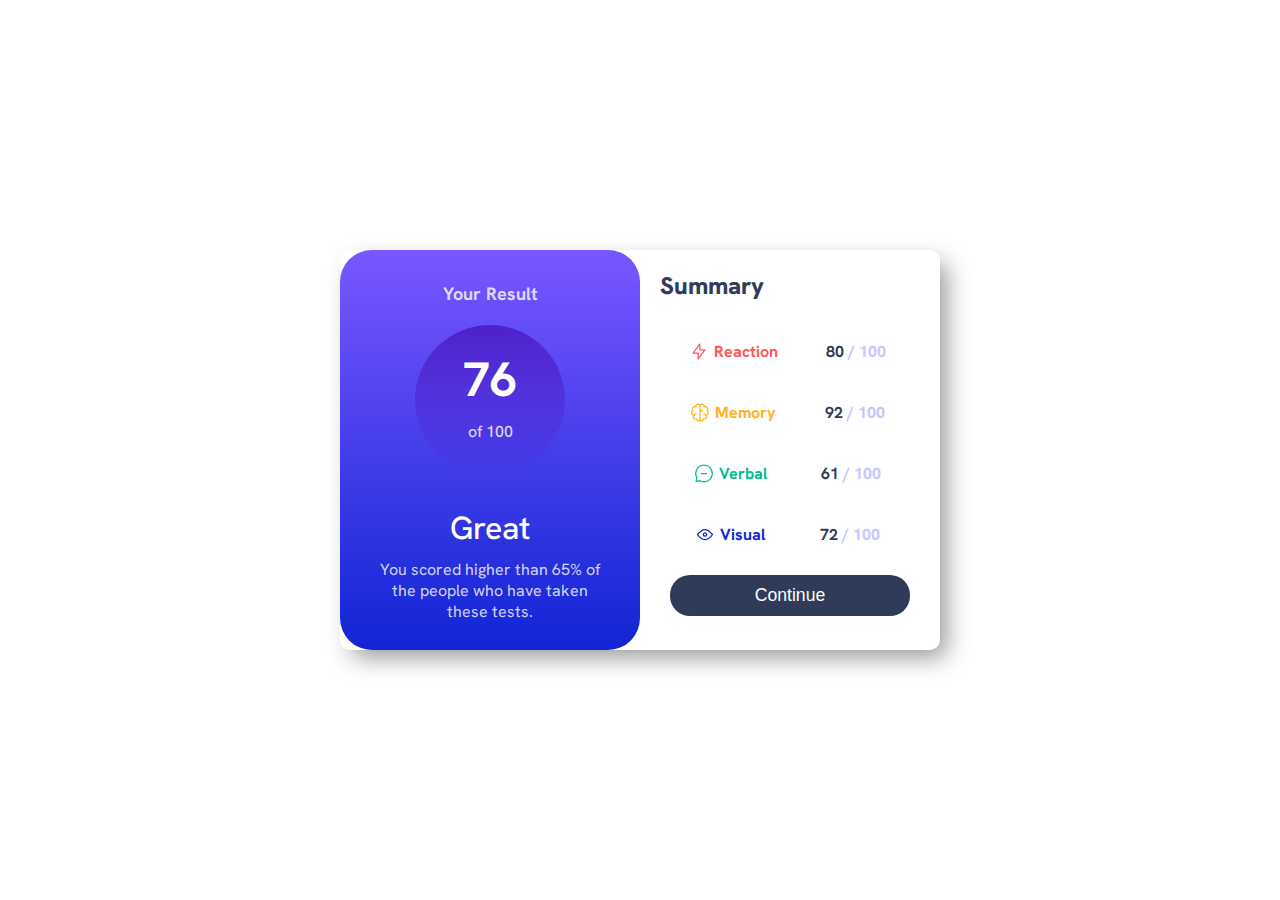
<file: results-summary-component/index.html>
<!DOCTYPE html>
<html lang="en">
  <head>
    <meta charset="UTF-8" />
    <meta name="viewport" content="width=device-width, initial-scale=1.0" />
    <!-- displays site properly based on user's device -->

    <link
      rel="icon"
      type="image/png"
      sizes="32x32"
      href="./assets/images/favicon-32x32.png"
    />
    <link rel="stylesheet" href="style.css" />

    <title>Frontend Mentor | Results summary component</title>

    <!-- Feel free to remove these styles or customise in your own stylesheet 👍 -->
    <style>
      .attribution {
        font-size: 11px;
        text-align: center;
      }
      .attribution a {
        color: hsl(228, 45%, 44%);
      }
    </style>
  </head>
  <body>
    <div class="container">
      <div class="content">
        <div class="results">
          <h2>Your Result</h2>
          <div class="circle">
            <h3>76</h3>
            <p>of 100</p>
          </div>
          <h4>Great</h4>
          <p>
            You scored higher than 65% of <br />
            the people who have taken <br />
            these tests.
          </p>
        </div>
        <div class="summary">
          <p class="summary-text">Summary</p>
          <div class="category">
            <div class="category-text">
              <img
                src="./assets/images/icon-reaction.svg"
                alt="Reaction Icon"
              />
              <p class="reaction-name">Reaction</p>
            </div>
            <p class="category-score">80 <span>/ 100</span></p>
          </div>
          <div class="category">
            <div class="category-text">
              <img src="./assets/images/icon-memory.svg" alt="Memory Icon" />
              <p class="memory-name">Memory</p>
            </div>
            <p class="category-score">92 <span>/ 100</span></p>
          </div>
          <div class="category">
            <div class="category-text">
              <img src="./assets/images/icon-verbal.svg" alt="Verbal Icon" />
              <p class="verbal-name">Verbal</p>
            </div>
            <p class="category-score">61 <span>/ 100</span></p>
          </div>
          <div class="category">
            <div class="category-text">
              <img src="./assets/images/icon-visual.svg" alt="Visual Icon" />
              <p class="visual-name">Visual</p>
            </div>
            <p class="category-score">72 <span>/ 100</span></p>
          </div>
          <button>Continue</button>
        </div>
      </div>
    </div>

    <!--
  
  <div class="attribution">
    Challenge by <a href="https://www.frontendmentor.io?ref=challenge" target="_blank">Frontend Mentor</a>. 
    Coded by <a href="#">Your Name Here</a>.
  </div> -->
  </body>
</html>
</file>
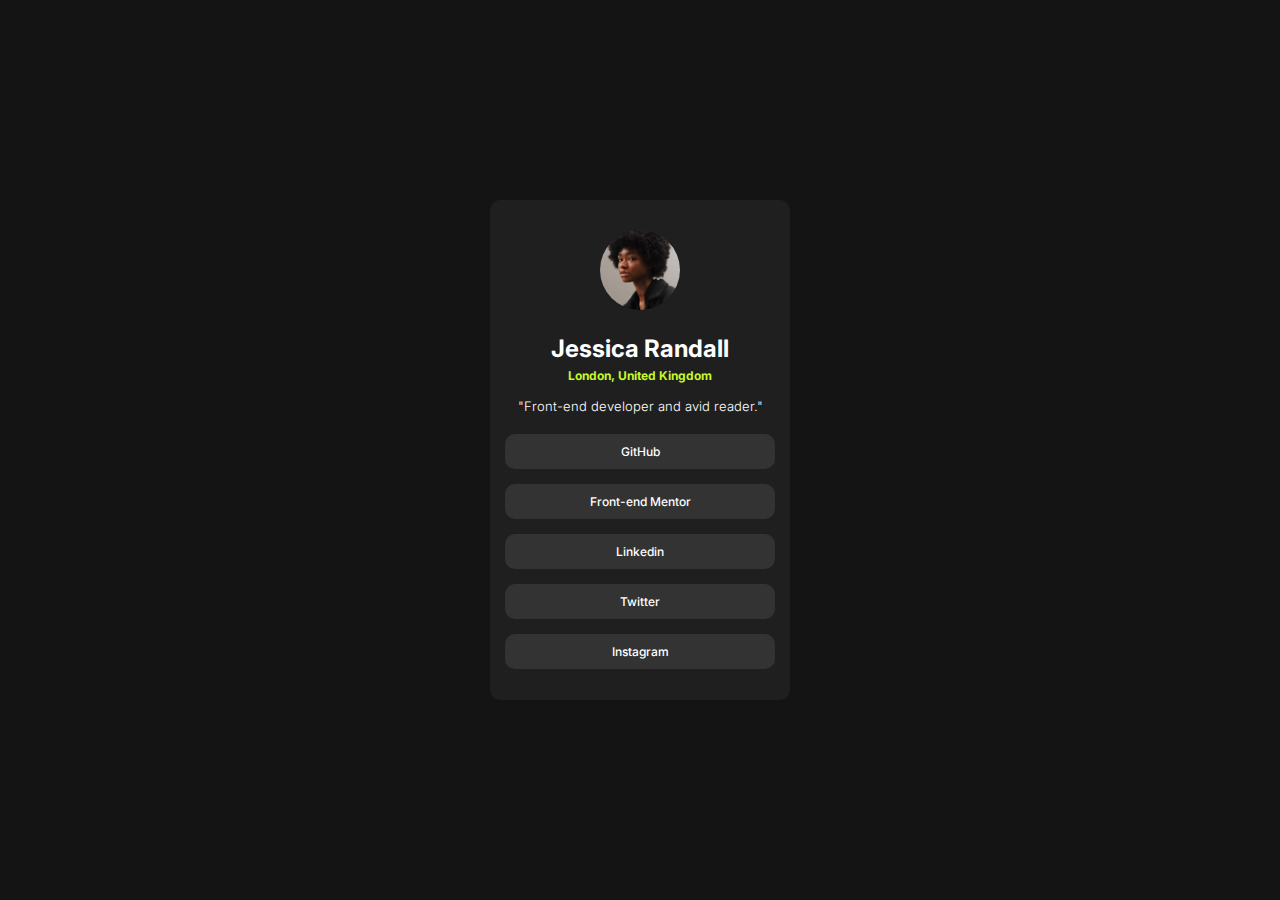
<file: social-links-profile-frontend-mentor/index.html>
<!DOCTYPE html>
<html lang="en">
  <head>
    <meta charset="UTF-8" />
    <meta name="viewport" content="width=device-width, initial-scale=1.0" />
    <!-- displays site properly based on user's device -->

    <link
      rel="icon"
      type="image/png"
      sizes="32x32"
      href="./assets/images/favicon-32x32.png"
    />
    <link rel="stylesheet" href="style.css" />
    <title>Frontend Mentor | Social links profile</title>
  </head>
  <body>
    <div class="content">
      <img src="./assets/images/avatar-jessica.jpeg" />
      <h2>Jessica Randall</h2>
      <h3>London, United Kingdom</h3>
      <p class="title">"Front-end developer and avid reader."</p>
      <div class="platform">
        <p>GitHub</p>
      </div>
      <div class="platform">
        <p>Front-end Mentor</p>
      </div>
      <div class="platform">
        <p>Linkedin</p>
      </div>
      <div class="platform">
        <p>Twitter</p>
      </div>
      <div class="platform">
        <p>Instagram</p>
      </div>
    </div>
  </body>
</html>
</file>
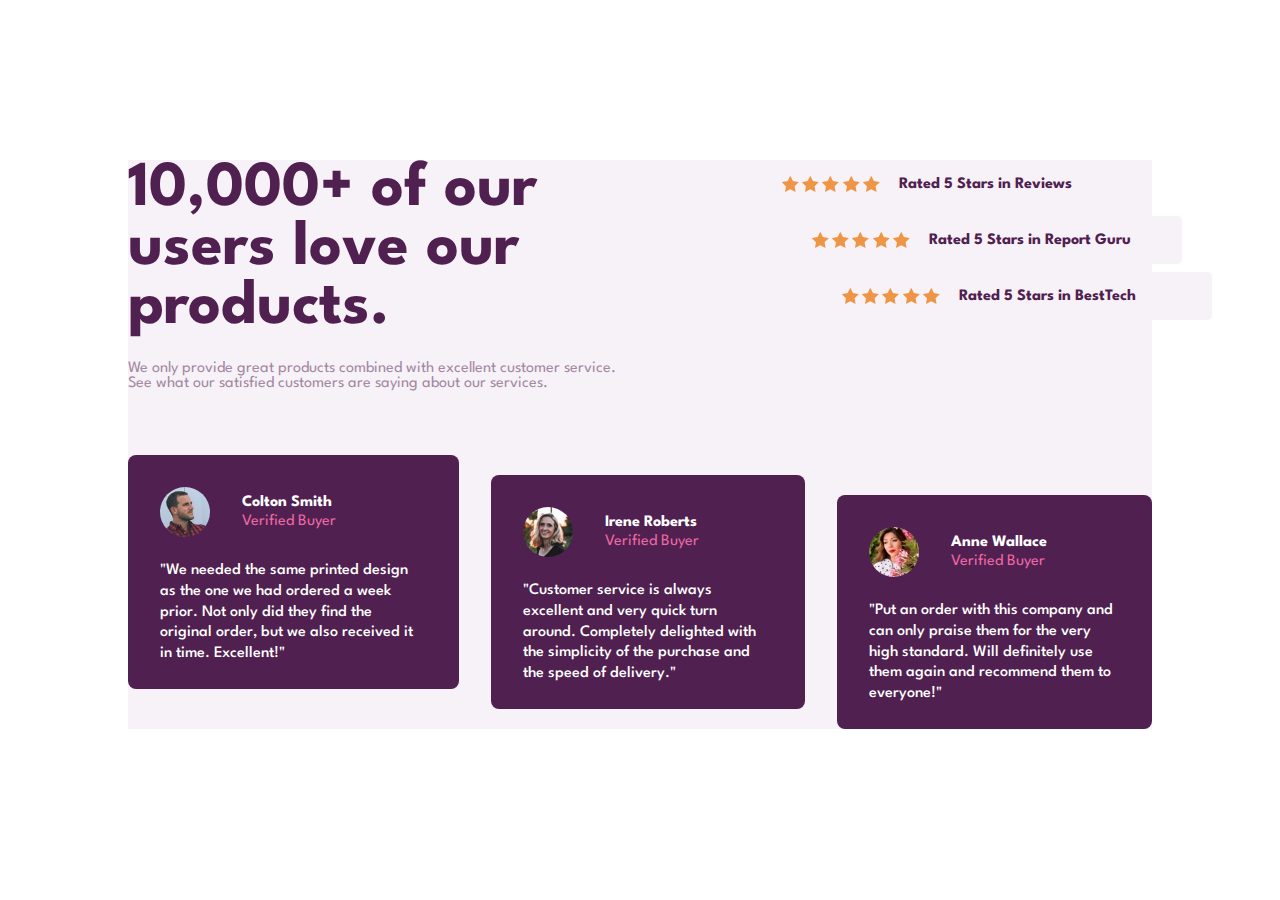
<file: social-proof-section/index.html>
<!DOCTYPE html>
<html lang="en">
  <head>
    <meta charset="UTF-8" />
    <meta name="viewport" content="width=device-width, initial-scale=1.0" />
    <!-- displays site properly based on user's device -->

    <link
      rel="icon"
      type="image/png"
      sizes="32x32"
      href="./images/favicon-32x32.png"
    />
    <link rel="stylesheet" href="style.css" />

    <title>Frontend Mentor | Social proof section</title>
  </head>
  <body>
    <main class="container">
      <section class="rating">
        <div class="rating__content">
          <h2 class="rating__title">10,000+ of our users love our products.</h2>
          <p class="rating__description">
            We only provide great products combined with excellent customer
            service. See what our satisfied customers are saying about our
            services.
          </p>
        </div>
        <div class="stars">
          <div class="star">
            <div class="star__icons">
              <img src="./images/icon-star.svg" alt="" />
              <img src="./images/icon-star.svg" alt="" />
              <img src="./images/icon-star.svg" alt="" />
              <img src="./images/icon-star.svg" alt="" />
              <img src="./images/icon-star.svg" alt="" />
            </div>
            <p class="star__text">Rated 5 Stars in Reviews</p>
          </div>
          <div class="star m30--left">
            <div class="star__icons">
              <img src="./images/icon-star.svg" alt="" />
              <img src="./images/icon-star.svg" alt="" />
              <img src="./images/icon-star.svg" alt="" />
              <img src="./images/icon-star.svg" alt="" />
              <img src="./images/icon-star.svg" alt="" />
            </div>
            <p class="star__text">Rated 5 Stars in Report Guru</p>
          </div>
          <div class="star m60--left">
            <div class="star__icons">
              <img src="./images/icon-star.svg" alt="" />
              <img src="./images/icon-star.svg" alt="" />
              <img src="./images/icon-star.svg" alt="" />
              <img src="./images/icon-star.svg" alt="" />
              <img src="./images/icon-star.svg" alt="" />
            </div>
            <p class="star__text">Rated 5 Stars in BestTech</p>
          </div>
        </div>
      </section>
      <section class="testimonials">
        <div class="card">
          <div class="card__info">
            <img src="./images/image-colton.jpg" alt="" />
            <div class="card__person">
              <p class="name">Colton Smith</p>
              <p class="role">Verified Buyer</p>
            </div>
          </div>
          <p class="card__review">
            "We needed the same printed design as the one we had ordered a week
            prior. Not only did they find the original order, but we also
            received it in time. Excellent!"
          </p>
        </div>
        <div class="card m20--top">
          <div class="card__info">
            <img src="./images/image-irene.jpg" alt="" />
            <div class="card__person">
              <p class="name">Irene Roberts</p>
              <p class="role">Verified Buyer</p>
            </div>
          </div>
          <p class="card__review">
            "Customer service is always excellent and very quick turn around.
            Completely delighted with the simplicity of the purchase and the
            speed of delivery."
          </p>
        </div>
        <div class="card m40--top">
          <div class="card__info">
            <img src="./images/image-anne.jpg" alt="" />
            <div class="card__person">
              <p class="name">Anne Wallace</p>
              <p class="role">Verified Buyer</p>
            </div>
          </div>
          <p class="card__review">
            "Put an order with this company and can only praise them for the
            very high standard. Will definitely use them again and recommend
            them to everyone!"
          </p>
        </div>
      </section>
    </main>
  </body>
</html>
</file>
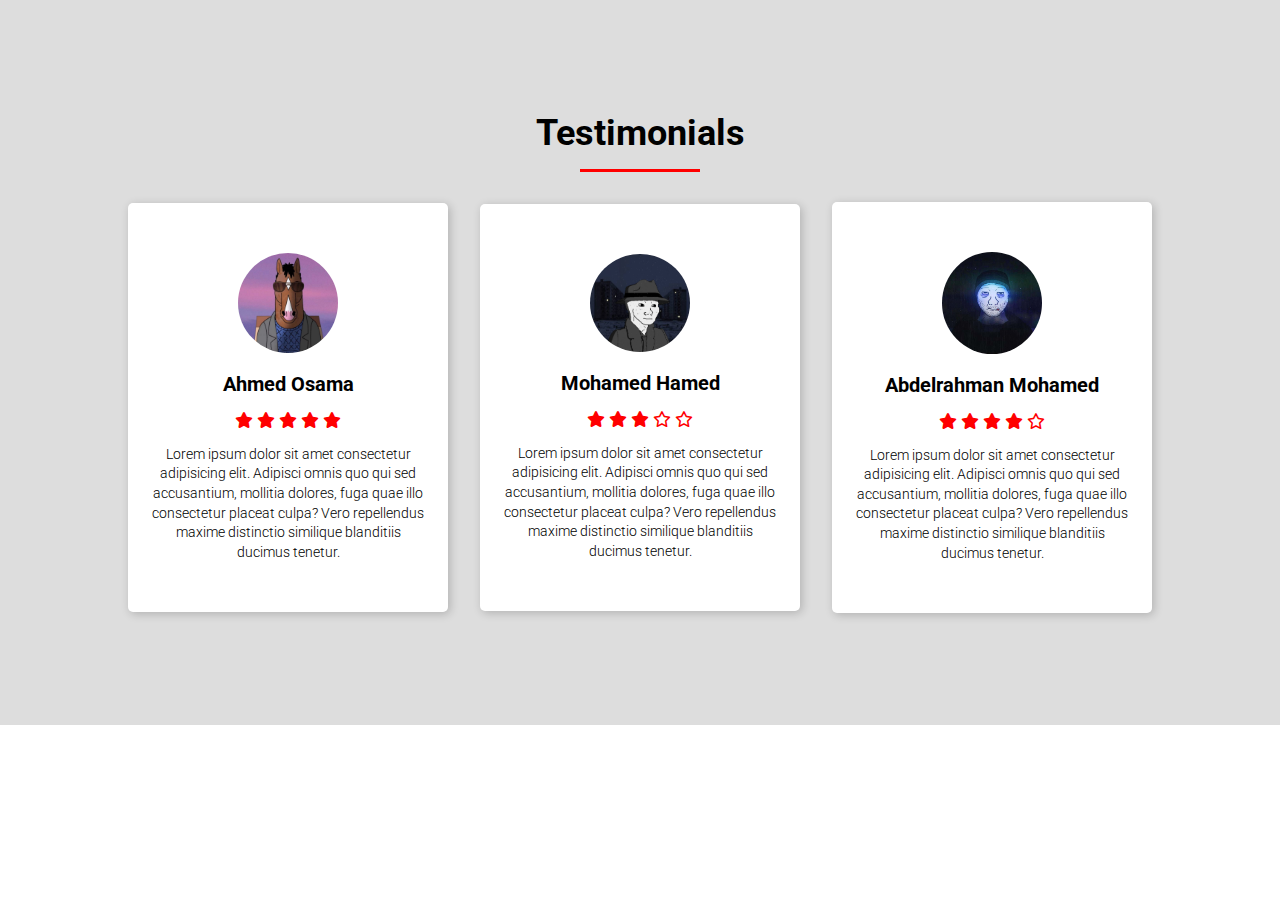
<file: testimonials-landing-page/index.html>
<!DOCTYPE html>
<html lang="en">
  <head>
    <meta charset="UTF-8" />
    <meta name="viewport" content="width=device-width, initial-scale=1.0" />
    <link rel="stylesheet" href="style.css" />
    <link
      rel="stylesheet"
      href="https://cdnjs.cloudflare.com/ajax/libs/font-awesome/6.7.2/css/all.min.css"
      integrity="sha512-Evv84Mr4kqVGRNSgIGL/F/aIDqQb7xQ2vcrdIwxfjThSH8CSR7PBEakCr51Ck+w+/U6swU2Im1vVX0SVk9ABhg=="
      crossorigin="anonymous"
      referrerpolicy="no-referrer"
    />
    <title>Testimonials</title>
  </head>
  <body>
    <div id="testimonials">
      <h2>Testimonials</h2>
      <div class="border"></div>
      <div class="row">
        <div class="col">
          <img src="./img/img1.jpg" />
          <h3>Ahmed Osama</h3>
          <div class="stars">
            <i class="fa-solid fa-star"></i>
            <i class="fa-solid fa-star"></i>
            <i class="fa-solid fa-star"></i>
            <i class="fa-solid fa-star"></i>
            <i class="fa-solid fa-star"></i>
          </div>
          <p>
            Lorem ipsum dolor sit amet consectetur adipisicing elit. Adipisci
            omnis quo qui sed accusantium, mollitia dolores, fuga quae illo
            consectetur placeat culpa? Vero repellendus maxime distinctio
            similique blanditiis ducimus tenetur.
          </p>
        </div>
        <div class="col">
          <img src="./img/img2.jpg" />
          <h3>Mohamed Hamed</h3>
          <div class="stars">
            <i class="fa-solid fa-star"></i>
            <i class="fa-solid fa-star"></i>
            <i class="fa-solid fa-star"></i>
            <i class="fa-regular fa-star"></i>
            <i class="fa-regular fa-star"></i>
          </div>
          <p>
            Lorem ipsum dolor sit amet consectetur adipisicing elit. Adipisci
            omnis quo qui sed accusantium, mollitia dolores, fuga quae illo
            consectetur placeat culpa? Vero repellendus maxime distinctio
            similique blanditiis ducimus tenetur.
          </p>
        </div>
        <div class="col">
          <img src="./img/img3.jpg" />
          <h3>Abdelrahman Mohamed</h3>
          <div class="stars">
            <i class="fa-solid fa-star"></i>
            <i class="fa-solid fa-star"></i>
            <i class="fa-solid fa-star"></i>
            <i class="fa-solid fa-star"></i>
            <i class="fa-regular fa-star"></i>
          </div>
          <p>
            Lorem ipsum dolor sit amet consectetur adipisicing elit. Adipisci
            omnis quo qui sed accusantium, mollitia dolores, fuga quae illo
            consectetur placeat culpa? Vero repellendus maxime distinctio
            similique blanditiis ducimus tenetur.
          </p>
        </div>
      </div>
    </div>
  </body>
</html>
</file>
<file: avatar-website/style.css>
@import url("https://fonts.googleapis.com/css2?family=Roboto:ital,wght@0,100;0,300;0,400;0,500;0,700;0,900;1,100;1,300;1,400;1,500;1,700;1,900&family=Ubuntu:ital,wght@0,300;0,400;0,500;0,700;1,300;1,400;1,500;1,700&display=swap");

* {
  font-family: "Ubuntu", sans-serif;
  padding: 0;
  margin: 0;
}

a {
  color: white;
  text-decoration: none;
}

body {
  background-image: linear-gradient(to right, #01022d, black);
  height: 100vh;
  display: flex;
  justify-content: center;
  align-items: center;
}

.container {
  background-image: linear-gradient(to right, #01022de5 30%, #00000088),
    url(avatar-image.webp);
  background-size: cover;
  background-position: center;
  width: 90%;
  height: 640px;
}

.container:hover {
  background-image: linear-gradient(to right, #01022de5 30%, transparent),
    url(avatar-image.webp);
}

header {
  display: flex;
  justify-content: space-between;
  align-items: center;
  padding: 10px;
}

.logo {
  font-size: 30px;
  text-transform: uppercase;
}

ul {
  width: 60%;
  list-style: none;
  display: flex;
  justify-content: space-between;
}

ul a {
  border-bottom: 2px solid transparent;
}

ul a:hover {
  border-bottom-color: white;
}

.content {
  color: white;
  width: 50%;
  margin-top: 50px;
  padding: 30px;
}

.content h2 {
  font-size: 100px;
  text-transform: uppercase;
}

.content p {
  letter-spacing: 2px;
  width: 350px;
  padding: 20px 0;
}

.content button {
  font-size: 30px;
  padding: 6px 10px;
  border-radius: 10px;
  border: 2px solid transparent;
  cursor: pointer;
}

.content button:hover {
  background-color: transparent;
  border-color: white;
  color: white;
}
</file>
<file: pepsi-landing-page/style.css>
@import url("https://fonts.googleapis.com/css2?family=Roboto:wght@300;400;900&display=swap");

* {
  padding: 0;
  margin: 0;
  box-sizing: border-box;
}

body {
  font-family: "Roboto", sans-serif;
  overflow: hidden;
}

.container {
  margin: 0 7rem;
  height: 100%;
}

a {
  text-decoration: none;
}

ul {
  list-style: none;
}

#home {
  height: 100vh;
  background-color: #0162be;
  color: white;
}

nav {
  display: flex;
  justify-content: space-between;
  align-items: center;
  padding: 25px 0;
}

nav .logo {
  width: 50px;
}

nav ul {
  display: flex;
  align-items: center;
}

nav ul a {
  color: white;
  padding: 20px;
}

#home .content {
  display: flex;
  justify-content: space-between;
  align-items: center;
  height: 70%;
}

#home .content img {
  width: 220px;
  animation: animation1 1s ease-out;
}

#home .content .content-text h1 {
  font-size: 40px;
  font-weight: 900;
  margin-bottom: 10px;
}

#home .content .content-text h1 span {
  font-size: 70px;
}

#home .content .content-text p {
  font-weight: 300;
  margin-bottom: 30px;
  line-height: 1.4;
  width: 60%;
}

.btn {
  font-size: 14px;
  padding: 10px 15px;
  background-color: white;
  border-radius: 30px;
  color: black;
  transition: all 0.2s;
}

.btn:hover {
  background-color: transparent;
  color: white;
  border: 1px solid white;
}

.social {
  margin-left: 3rem;
  animation: animation1 1s ease-out;
}

.social i {
  color: white;
  font-size: 25px;
  margin: 10px 0;
}

.pepsi-types {
  display: block;
  width: 100px;
  margin: auto;
  animation: animation2 1s ease-out;
}

@keyframes animation1 {
  0% {
    transform: translateX(500px);
  }
  100% {
    transform: translateX(0);
  }
}

@keyframes animation2 {
  0% {
    transform: translateY(200px);
  }
  100% {
    transform: translateY(0);
  }
}

@media (max-width: 900px) {
  .container {
    margin: 0 1rem;
  }

  nav ul a {
    padding: 10px;
  }

  #home .content {
    flex-direction: column;
    text-align: center;
    padding: 2rem 0 0;
  }
  #home .content .content-text {
    margin-bottom: 2rem;
  }
  #home .content .content-text p {
    width: 100%;
  }
  #home .content img {
    width: 100px;
    margin-bottom: 10px;
  }
  .social {
    margin-left: 0;
    margin-bottom: 15px;
  }
}

@media (max-width: 600px){
    nav {
        display: block;
    }

    nav .logo {
        display: block;
        margin: 0 auto 15px;
    }

    nav ul {
        justify-content: center;
    }

    nav ul a {
        font-size: 12px;
    }

    .pepsi-types {
        margin-top: 30px;
    }

}
</file>
<file: product-review-card/style.css>
@import url("https://fonts.googleapis.com/css2?family=Montserrat:ital,wght@0,100..900;1,100..900&family=Roboto:ital,wght@0,100;0,300;0,400;0,500;0,700;0,900;1,100;1,300;1,400;1,500;1,700;1,900&display=swap");
@import url("https://fonts.googleapis.com/css2?family=Fraunces:ital,opsz,wght@0,9..144,100..900;1,9..144,100..900&family=Montserrat:ital,wght@0,100..900;1,100..900&family=Roboto:ital,wght@0,100;0,300;0,400;0,500;0,700;0,900;1,100;1,300;1,400;1,500;1,700;1,900&display=swap");

:root {
  --cream-color: hsl(30, 38%, 92%);
  --dark-cyan: hsl(158, 36%, 37%);
  --dark-blue: hsl(212, 21%, 14%);
  --dark-grey: hsl(228, 12%, 48%);
}

* {
  padding: 0;
  margin: 0;
  box-sizing: border-box;
}

body {
  font-family: "Montserrat", sans-serif;
  background: var(--cream-color);
  min-height: 100vh;
  display: grid;
  place-content: center;
}

#product {
  display: grid;
  grid-template-columns: repeat(2, 1fr);
  max-width: 600px;
  margin: 1rem;
}

img {
  display: block;
  max-width: 100%;
}

#product img {
  border-top-left-radius: 10px;
  border-bottom-left-radius: 10px;
}

#product .product-content {
  background-color: white;
  padding: 2rem;
  border-top-right-radius: 10px;
  border-bottom-right-radius: 10px;
}

#product .product-content .category {
  font-size: 12px;
  letter-spacing: 4px;
  color: var(--dark-grey);
}

#product .product-content h1 {
  font-family: "Fraunces", sans-serif;
  font-size: 32px;
  margin: 20px 0;
  line-height: 1;
  color: var(--dark-blue);
}

#product .product-content p {
  font-size: 14px;
  color: var(--dark-grey);
  line-height: 1.6;
}

#product .product-content .price {
  display: flex;
  align-items: center;
  margin: 20px 0;
}

#product .product-content .price .discount-price {
  font-size: 30px;
  color: var(--dark-cyan);
  font-family: "Fraunces", sans-serif;
  margin-right: 20px;
}

#product .product-content .cart {
  display: flex;
  justify-content: center;
  align-items: center;
  padding: 15px;
  border: none;
  background-color: var(--dark-cyan);
  color: white;
  width: 100%;
  border-radius: 8px;
  font-weight: 700;
  cursor: pointer;
}

#product .product-content .cart::before {
  content: "";
  background: url("./images/icon-cart.svg");
  width: 15px;
  height: 16px;
  margin-right: 10px;
}

@media (max-width: 700px) {
  #product {
    grid-template-columns: 1fr;
  }
  #product img {
    border-top-right-radius: 10px;
    border-bottom-right-radius: 0px;
  }

  #product .product-content {
    border-top-right-radius: 0px;
    border-bottom-left-radius: 10px;
  }
}
</file>
<file: responsive-adidas-website/style.css>
* {
    padding:0;
    margin:0;
    font-family: sans-serif;
}

body {
    background: linear-gradient(#111,#222) ;
    height: 100vh;
    width: 100%;
    display: flex;
    justify-content: center;
    align-items: center;
}

body::after {
    content: '';
    width: 100%;
    height: 100%;
    background-color: red;
    position: absolute;
    clip-path: circle(40% at right 70%);
    z-index: -1;
}

.container {
    width: 80%;
    height: 80%;
    background: rgba(255, 255, 255, 0.1);
    border-radius: 20px;
    overflow: hidden;
}

nav {
    display: flex;
    justify-content: space-between;
    align-items: center;
    width: 80%;
    margin: auto;
    padding: 20px 0;
}

nav .logo {
    color: white;
    text-decoration: none;
    font-size: 32px;
    text-transform: uppercase;
    letter-spacing: 2px;
    font-weight: 700;
}

nav ul li {
    display: inline-block;
    list-style: none;
    margin: 0 6px;
}

nav ul li a {
    color: white;
    text-decoration: none;
    font-size: 18px;
    font-weight: 500;
}

nav ul li a:hover {
    color: red
}

.content {
    display: flex;
    justify-content: space-between;
    align-items: center;
    height: 100%;
    width: 80%;
    margin: auto;
}

.content .text {
    color: white;
    width: 40%;
}

.content .text h2 {
    font-size: 40px;
    text-transform: uppercase;
    font-weight: 700px;
    letter-spacing: 2px;
}

.content .text p {
    font-size: 18px;
    line-height: 25px;
    letter-spacing: 1px;
    margin: 10px 0;
}

.content .image {
    width: 40%;
}

.content .image img {
    width: 400px;
}

@media (min-width:950px) and (max-width:1150px) {
    .content .image img {
        width: 330px;
    }
    
}

@media (max-width:950px) {
    .content, nav  {
        flex-direction: column;
        justify-content: center;
    }

    .content .image , .content .text {
        width: 80%;
    }
    body::after{
        clip-path: circle(40% at bottom);
    }
}
</file>
<file: responsive-dashboard/style.css>
* {
  padding: 0;
  margin: 0;
  color: white;
  font-family: sans-serif;
}

body {
  background-color: #001;
  display: flex;
}

.img-box {
  width: 50px;
  height: 50px;
  border-radius: 50%;
  overflow: hidden;
  border: 3px solid white;
  flex-shrink: 0;
}

.img-box img {
  width: 100%;
}

.profile {
  display: flex;
  align-items: center;
  gap: 30px;
}

.profile h2 {
  font-size: 20px;
  text-transform: capitalize;
}

.menu {
  background-color: #123;
  width: 60px;
  height: 100vh;
  padding: 20px;
  overflow: hidden;
  transition: 0.5s;
}

.menu:hover {
  width: 260px;
}

ul {
  list-style: none;
  position: relative;
  height: 95%;
}

ul li a {
  display: flex;
  text-decoration: none;
  padding: 10px;
  margin: 10px 0;
  border-radius: 8px;
  align-items: center;
  gap: 40px;
  transition: 0.5s;
}

ul li a:hover,
.active,
.data-info .box:hover,
td:hover {
  background-color: #ffffff55;
}

.logout {
  position: absolute;
  bottom: 0;
  width: 100%;
}

.logout a {
  background-color: red;
}

ul li a i {
  font-size: 30px;
}

.content {
  width: 100%;
  margin: 10px;
}

.title-info {
  background-color: #0481ff;
  padding: 10px;
  display: flex;
  align-items: center;
  justify-content: space-between;
  border-radius: 8px;
  margin: 10px 0;
}

.data-info {
  display: flex;
  justify-content: space-between;
  align-items: center;
  flex-wrap: wrap;
  gap: 10px;
}

.data-info .box {
  background-color: #123;
  height: 150px;
  flex-basis: 150px;
  flex-grow: 1;
  border-radius: 8px;
  display: flex;
  align-items: center;
  justify-content: space-around;
}

.data-info .box i {
  font-size: 40px;
}

.data-info .box .data {
  text-align: center;
}

.data-info .box .data span {
  font-size: 30px;
}

table {
  width: 100%;
  text-align: center;
  border-spacing: 5px;
}

td,
th {
  background-color: #123;
  height: 40px;
  border-radius: 8px;
}

th {
  background-color: #0080ff;
}

.price , .count {
padding: 6px;
border-radius: 6px;
}

.price {
  background-color: green;
}

.count {
  background-color: gold;
  color: black;
}
</file>
<file: responsive-form/style.css>
body {
    background-color: #003;
    display: flex;
    justify-content: center;
    align-items: center;
    height: 100vh;
}

form {
    background-color: #0000889f;
    padding: 10px;
    width: 80%;
    display: flex;
    flex-wrap: wrap;
    gap: 5px;
}

form input {
    background-color: #0000aaa0;
    border: none;
    outline: none;
    color: white;
    padding: 5px 10px;
    flex-basis: 200px;
    flex-grow: 1;
}

form button {
    background-color: #14a;
    color: white;
    border: none;
    cursor: pointer;
    padding: 5px 10px;
    flex-basis: 30px;
    flex-grow: 1;
}
</file>
<file: restaurant-website/style.css>
@import url("https://fonts.googleapis.com/css2?family=Fraunces:ital,opsz,wght@0,9..144,100..900;1,9..144,100..900&family=Inter:ital,opsz,wght@0,14..32,100..900;1,14..32,100..900&family=Montserrat:ital,wght@0,100..900;1,100..900&family=Open+Sans:ital,wght@0,300..800;1,300..800&family=Quicksand:wght@300..700&family=Roboto:ital,wght@0,100;0,300;0,400;0,500;0,700;0,900;1,100;1,300;1,400;1,500;1,700;1,900&display=swap");

* {
  padding: 0;
  margin: 0;
  box-sizing: border-box;
}

html {
    scroll-behavior: smooth;
  }
  

body {
  font-family: "Quicksand", sans-serif;
}

ul {
  list-style: none;
}

a {
  text-decoration: none;
}

.container {
  max-width: 1100px;
  margin: auto;
}

.primary-text {
  color: #e4b95b;
}

.btn {
  display: inline-block;
  padding: 15px 30px;
  border: none;
  border-radius: 15px;
}

.btn-primary {
  color: white;
  border: 1px solid white;
}

.btn-secondary {
  color: white;
  background-color: #383848;
  margin-top: 2rem;
}

.btn-primary:hover,
.btn-secondary:hover {
  background-color: #e4b95b;
  color: black;
}

header {
  height: 100vh;
  background: url("./img/home_bg.jpeg") center center/cover no-repeat;
  position: relative;
}

#navbar {
  display: flex;
  justify-content: space-between;
  align-items: center;
}

#navbar img {
  width: 80px;
  margin-left: 100px;
}

#navbar ul {
  display: flex;
  margin-right: 100px;
}

#navbar ul li a {
  padding: 15px 20px;
  color: white;
  font-weight: 600;
}

#navbar ul li a:hover {
  border-bottom: 2px solid #e4b95b;
}

header .content {
  display: flex;
  flex-direction: column;
  justify-content: center;
  align-items: center;
  height: 75%;
}

header .content h1 {
  font-size: 40px;
  color: white;
}

header .content p {
  margin: 20px 0 40px;
  color: white;
}

header::before {
  content: "";
  position: absolute;
  top: 0;
  left: 0;
  height: 100%;
  width: 100%;
  background: rgb(0, 0, 0, 0.6);
}

header * {
  z-index: 10;
}

#about {
  height: 80vh;
  display: flex;
  justify-content: center;
  align-items: center;
  background: #f4f4f4;
}

#about .title,
#offers .title,
#menu .title {
  text-align: center;
  margin-bottom: 4rem;
}

#about h2,
#offers h2,
#menu h2,
#gallery h2 {
  font-size: 40px;
  margin-bottom: 20px;
}

#about h2,
#menu h2 {
  color: #383848;
}

#about .title p,
#menu .title p {
  font-size: 14px;
  color: #9a9a9a;
  font-weight: 600;
}

#about .about-content {
  display: flex;
  justify-content: space-between;
}

#about .about-content img {
  width: 450px;
}

#about .about-content p {
  color: #9a9a9a;
  margin-right: 7rem;
  font-weight: 500;
  line-height: 1.6;
}

#offers {
  height: 80vh;
  display: flex;
  justify-content: center;
  background: url("./img/offer-background.jpg") center center/cover fixed;
}

#offers h2 {
  color: #e4b95b;
}

#offers .title p {
  color: white;
  font-weight: 500;
}

#offers .offers-items {
  display: flex;
  justify-content: center;
  align-items: center;
  text-align: center;
  color: white;
}

#offers .offers-items img {
  width: 200px;
}

#offers .offers-items h3 {
  font-size: 25px;
  margin: 15px 0;
}

#offers .offers-items p {
  font-size: 14px;
  padding: 0 20px;
  font-weight: 300;
  margin-bottom: 15px;
}

#offers .offers-items span {
  font-size: 18px;
  font-weight: 600;
  margin-left: 5px;
}

#menu {
  background: #f4f4f4;
  padding: 5rem 0;
}

#menu .menu-items {
  display: flex;
  justify-content: center;
  align-items: center;
}

#menu .menu-items .menu-item {
  display: flex;
  justify-content: center;
  align-items: center;
  margin: 40px;
}

#menu .menu-items .menu-item img {
  width: 80px;
  border-radius: 50%;
  margin-right: 20px;
}

#menu .menu-items .menu-item h3 {
  color: #383848;
  border-bottom: 1px dashed #c2bdbd;
  padding-bottom: 10px;
  margin-bottom: 10px;
  position: relative;
}

#menu .menu-items .menu-item span {
  position: absolute;
  top: 0;
  right: 0;
}

#menu .btn {
  display: block;
  margin: 20px auto 0;
  background: #e4b95b;
  color: white;
  cursor: pointer;
}

#menu .btn:hover {
  background: #383848;
}

#daytime {
  background: url("./img/daytime_bg.jpeg") center center/cover fixed no-repeat;
  color: white;
  text-align: center;
}

#daytime .daytime-items {
  display: flex;
  justify-content: space-evenly;
  align-items: center;
  height: 40vh;
}

#daytime .daytime-items h3 {
  font-size: 32px;
  margin: 20px 0 10px;
}

#daytime .daytime-items p {
  font-weight: 500;
}

#gallery {
  background: url("./img/offer-background.jpg") center center/cover no-repeat;
  padding: 8rem 0 6rem;
}

#gallery h2 {
  color: white;
  text-align: center;
}

#gallery .img-gallery {
  display: flex;
  justify-content: center;
  align-items: center;
  flex-wrap: wrap;
}

#gallery .img-gallery img {
  width: 280px;
  height: 200px;
  border-radius: 15px;
  margin: 20px;
  opacity: 0.8;
}

#gallery .img-gallery img:hover {
  opacity: 1;
}

#contact {
  padding: 5rem 0;
  background: #f4f4f4;
}

#contact .container {
  max-width: 900px;
}

#contact .contact-content {
  display: flex;
  justify-content: space-evenly;
  align-items: center;
}

#contact .contact-content .contact-info {
  width: 50%;
}

#contact .contact-content .contact-info div {
  margin: 30px 0;
  line-height: 1.7;
}

#contact .contact-content .contact-info h3 {
  font-size: 28px;
  color: #383848;
  margin-bottom: 10px;
}

#contact .contact-content .contact-info p {
  color: #9a9a9a;
}

#contact .contact-content .contact-info i {
  color: #e4b95b;
  margin-right: 5px;
}

#contact .contact-content .contact-info a i {
  color: white;
  background-color: #383848;
  padding: 15px;
  border-radius: 50%;
  font-size: 20px;
}

#contact .contact-content .contact-info a i:hover {
  background-color: #e4b95b;
  color: #383848;
}

form {
  width: 50%;
}

form input,
textarea {
  display: block;
  width: 100%;
  padding: 20px 15px;
  margin: 20px 0;
  border: none;
  background-color: #e3e2dd;
}

#contact .btn {
  background: #e4b95b;
  color: white;
}

#contact .btn:hover {
  background-color: #383848;
  cursor: pointer;
}

#footer {
  background: #383848;
  text-align: center;
  color: white;
  padding: 15px 0;
  font-size: 14px;
}

#footer a {
  color: white;
}
</file>
<file: results-summary-component/style.css>
@import url("https://fonts.googleapis.com/css2?family=Almarai:wght@300;400;700;800&family=Fraunces:ital,opsz,wght@0,9..144,100..900;1,9..144,100..900&family=Hanken+Grotesk:ital,wght@0,100..900;1,100..900&family=Inter:ital,opsz,wght@0,14..32,100..900;1,14..32,100..900&family=Montserrat:ital,wght@0,100..900;1,100..900&family=Open+Sans:ital,wght@0,300..800;1,300..800&family=Quicksand:wght@300..700&family=Roboto:ital,wght@0,100;0,300;0,400;0,500;0,700;0,900;1,100;1,300;1,400;1,500;1,700;1,900&display=swap");

:root {
  --light-red: hsl(0, 100%, 67%);
  --orange-yellow: hsl(39, 100%, 56%);
  --green-teal: hsl(166, 100%, 37%);
  --cobalt-blue: hsl(234, 85%, 45%);
  --slate-blue: hsl(252, 100%, 67%);
  --royal-blue: hsl(241, 81%, 54%);
  --violet-blue: hsla(256, 72%, 46%, 1);
  --persian-blue: hsla(241, 72%, 46%, 0);
  --pale-blue: hsl(221, 100%, 96%);
  --light-lavender: hsl(241, 100%, 89%);
  --gray-blue: hsl(224, 30%, 27%);
}

* {
  margin: 0;
  padding: 0;
  box-sizing: border-box;
}

body {
  font-family: "Hanken Grotesk", sans-serif;
}

.container {
  display: flex;
  justify-content: center;
  align-items: center;
  height: 100vh;
}

.content {
  height: 400px;
  width: 600px;
  display: flex;
  border-radius: 10px;
  box-shadow: 9px 10px 24px -3px rgba(0, 0, 0, 0.42);
}

.content .results {
  background-image: linear-gradient(var(--slate-blue), var(--cobalt-blue));
  height: 100%;
  width: 50%;
  border-radius: 2rem;
  text-align: center;
}

.content .results h2 {
  color: rgba(255, 255, 255, 0.8);
  font-size: 18px;
  margin-top: 2rem;
}

.content .results .circle {
  background-image: linear-gradient(var(--violet-blue), var(--persian-blue));
  height: 150px;
  width: 150px;
  border-radius: 50%;
  margin: 20px auto;
  display: flex;
  justify-content: center;
  align-items: center;
  flex-direction: column;
}

.content .results .circle h3 {
  font-size: 3rem;
  color: white;
}

.content .results .circle p {
  color: rgba(255, 255, 255, 0.8);
  font-size: 1rem;
  font-weight: 500;
}

.content .results h4 {
  color: white;
  font-size: 2rem;
  font-weight: 500;
  margin-top: 2rem;
}

.content .results p {
  color: rgba(255, 255, 255, 0.8);
  padding: 10px;
}

.content .summary {
  width: 50%;
}

.content .summary .summary-text {
  color: var(--gray-blue);
  margin: 20px 0 20px 20px;
  font-size: 1.5rem;
  font-weight: 800;
}

.content .summary .category {
  width: 100%;
  display: flex;
  justify-content: space-evenly;
  align-items: center;
  font-size: 1rem;
  padding: 0 5px 0 0;
}

.content .summary .category .category-text {
  display: flex;
  margin: 20px 0;
}

.content .summary .category .category-text img {
  margin-right: 5px;
}

.content .summary .category p span {
  color: var(--light-lavender);
  font-weight: 800;
}

.content .summary .category p {
  color: var(--gray-blue);
  font-weight: bold;
  justify-content: flex-start;
}

.content .summary .category .category-text .reaction-name {
  color: var(--light-red);
}

.content .summary .category .category-text .memory-name {
  color: var(--orange-yellow);
}

.content .summary .category .category-text .verbal-name {
  color: var(--green-teal);
}

.content .summary .category .category-text .visual-name {
  color: var(--cobalt-blue);
}

.summary button {
  display: block;
  width: 80%;
  margin: 10px auto;
  padding: 10px;
  background-color: var(--gray-blue);
  color: white;
  font-size: 1.1rem;
  border: none;
  border-radius: 20px;
  cursor: pointer;
}

.summary button:hover {
  background-image: linear-gradient(var(--slate-blue), var(--cobalt-blue));

}

@media (max-width: 430px) {

  .content {
    width: 100%;
    height: 100%;
    display: flex;
    flex-direction: column;
  }

  .content .results {
    width: 100%;
    border-top-right-radius: 0;
    border-top-left-radius: 0;
  }

  .content .summary {
    width: 100%;
  }

}
</file>
<file: social-links-profile-frontend-mentor/style.css>
@import url("https://fonts.googleapis.com/css2?family=Fraunces:ital,opsz,wght@0,9..144,100..900;1,9..144,100..900&family=Inter:ital,opsz,wght@0,14..32,100..900;1,14..32,100..900&family=Montserrat:ital,wght@0,100..900;1,100..900&family=Open+Sans:ital,wght@0,300..800;1,300..800&family=Roboto:ital,wght@0,100;0,300;0,400;0,500;0,700;0,900;1,100;1,300;1,400;1,500;1,700;1,900&display=swap");

:root {
  --green-color: hsl(75, 94%, 57%);
  --grey-700: hsl(0, 0%, 20%);
  --grey-800: hsl(0, 0%, 12%);
  --grey-900: hsl(0, 0%, 8%);
}

* {
  padding: 0;
  margin: 0;
  box-sizing: border-box;
}

body {
    min-height: 100vh;
    background-color: var(--grey-900);
    display: flex;
    justify-content: center;
    align-items: center;
    font-family: "Inter" , sans-serif;
}

.content {
    background-color: var(--grey-800);
    height: 500px;
    width: 300px;
    text-align: center;
    border-radius: 10px;
}

.content img {
    width: 80px;
    border-radius: 50px;
    margin: 30px 0 20px;
}

.content h2 {
    color: white;
    margin-bottom: 5px;
    font-weight: 700;
}

.content h3 {
    color: var(--green-color);
    font-size: 12px;
    margin-bottom: 15px;
}

.content .title {
    color: white;
    font-weight: 300;
    font-size: 13px;
    margin-bottom: 20px;
}

.content .platform {
    background-color: var(--grey-700);
    height: 35px;
    margin: 15px;
    align-content: center;
    border-radius: 10px;
    color: white;
    font-size: 12px;
    font-weight: 500;
}

.content .platform:hover {
    background-color: var(--green-color);
    color: var(--grey-900);
    cursor: pointer;
}
</file>
<file: social-proof-section/style.css>
@import url("https://fonts.googleapis.com/css2?family=Almarai:wght@300;400;700;800&family=Cinzel:wght@400..900&family=Fraunces:ital,opsz,wght@0,9..144,100..900;1,9..144,100..900&family=Hanken+Grotesk:ital,wght@0,100..900;1,100..900&family=Inter:ital,opsz,wght@0,14..32,100..900;1,14..32,100..900&family=League+Spartan:wght@100..900&family=Montserrat:ital,wght@0,100..900;1,100..900&family=Open+Sans:ital,wght@0,300..800;1,300..800&family=PT+Serif:ital,wght@0,400;0,700;1,400;1,700&family=Podkova:wght@400..800&family=Quicksand:wght@300..700&family=Roboto:ital,wght@0,100;0,300;0,400;0,500;0,700;0,900;1,100;1,300;1,400;1,500;1,700;1,900&display=swap");

:root {
  --dark-magenta: hsl(300, 43%, 22%);
  --soft-pink: hsl(333, 80%, 67%);
  --grayish-magenta: hsl(303, 10%, 53%);
  --light-magenta: hsl(300, 24%, 96%);
  --white: hsl(0, 0%, 100%);

  --spartan-font: "League Spartan", sans-serif;

  --fw-700: 700;
  --fw-500: 500;
  --fw-400: 400;
}

* {
  margin: 0;
  padding: 0;
  box-sizing: border-box;
}

.m30--left {
  margin-left: 30px;
}

.m60--left {
  margin-left: 60px;
}

.m20--top {
  margin-top: 20px;
}

.m40--top {
  margin-top: 40px;
}

.container {
  font-family: var(--spartan-font);
  background-color: var(--light-magenta);
  max-width: 80%;
  margin: 10em auto;
  color: var(--dark-magenta);
}

.rating {
  display: flex;
  justify-content: space-between;
}

.rating__content {
  max-width: 50%;
}

.rating__title {
  font-size: 4rem;
}

.rating__description {
  margin: 1.5em 0 4em;
  opacity: 0.5;
}

.star {
  display: flex;
  align-items: center;
  background-color: var(--light-magenta);
  padding: 1em;
  margin-bottom: 0.5em;
  font-weight: var(--fw-700);
  border-radius: 0.3rem;
  width: 100%;
}

.star__icons {
  margin-right: 1em;
  display: flex;
}

.star__icons img {
  margin-right: 0.2em;
}

.testimonials {
  display: flex;
  gap: 2rem;
}

.card {
  background-color: var(--dark-magenta);
  color: var(--white);
  padding: 2em;
  border-radius: 0.5em;
  height: 234px;
}

.card__info {
  display: flex;
  align-items: center;
  margin-bottom: 1.5em;
}

.card__info img {
  border-radius: 50%;
  max-width: 50px;
  margin-right: 2em;
}

.name {
  margin-bottom: 0.3em;
  font-weight: bold;
}

.role {
  color: var(--soft-pink);
}

.card__review {
  line-height: 1.3;
  font-weight: var(--fw-500);
}

@media (max-width: 1050px) {
  .card {
    padding: 2.5em;
    min-height: 350px;
  }
}

@media (max-width: 600px) {
  .container {
    text-align: center;
  }
  .rating {
    flex-direction: column;
  }

  .testimonials {
    flex-direction: column;
  }

  .card {
    padding: 1.7em;
    min-height: 200px;
  }

  .rating__content {
    max-width: 100%;
    margin: auto;
  }

  .rating__title {
    font-size: 3rem;
  }

  .rating__description {
    margin-bottom: 1em;
  }

  .star {
    flex-direction: column;
    gap: 1em;
  }

  .m30--left {
    margin-left: 0;
  }

  .m60--left {
    margin-left: 0;
  }

  .m20--top {
    margin-top: 0;
  }

  .m40--top {
    margin-top: 0;
  }
}
</file>
<file: testimonials-landing-page/style.css>
@import url("https://fonts.googleapis.com/css2?family=Roboto:ital,wght@0,100;0,300;0,400;0,500;0,700;0,900;1,100;1,300;1,400;1,500;1,700;1,900&display=swap");

* {
  padding: 0;
  margin: 0;
  box-sizing: border-box;
}

body {
  font-family: "Roboto", sans-serif;
}

#testimonials {
  display: flex;
  flex-direction: column;
  justify-content: center;
  align-items: center;
  background-color: #ddd;
  padding: 7rem;
}

#testimonials h2 {
  font-size: 36px;
}

.border {
  height: 3px;
  width: 120px;
  background-color: red;
  margin: 15px 0 30px;
}

#testimonials .row {
  display: flex;
  justify-content: center;
  align-items: center;
  text-align: center;
}

#testimonials .row .col {
  background-color: white;
  margin: 0 1rem;
  padding: 50px 20px;
  border-radius: 5px;
  box-shadow: 2px 2px 10px rgba(0,0,0,0.2);
}

#testimonials .row .col img {
  width: 100px;
  border-radius: 50%;
  margin-bottom: 15px;
}


#testimonials .row .col h3 {
    font-size: 20px;
}

#testimonials .row .col .stars {
    margin: 15px 0;
    color: red;
}

#testimonials .row .col p {
    font-weight: 300;
    font-size: 14px;
    line-height: 1.4;
}

@media (max-width:900px) {
    .row {
        flex-direction: column;
    }
    #testimonials .row .col  {
        margin: 1rem 0;
    }
    
}

@media (max-width:600px) {

    #testimonials {
        padding: 3rem;
    }
}
</file>
